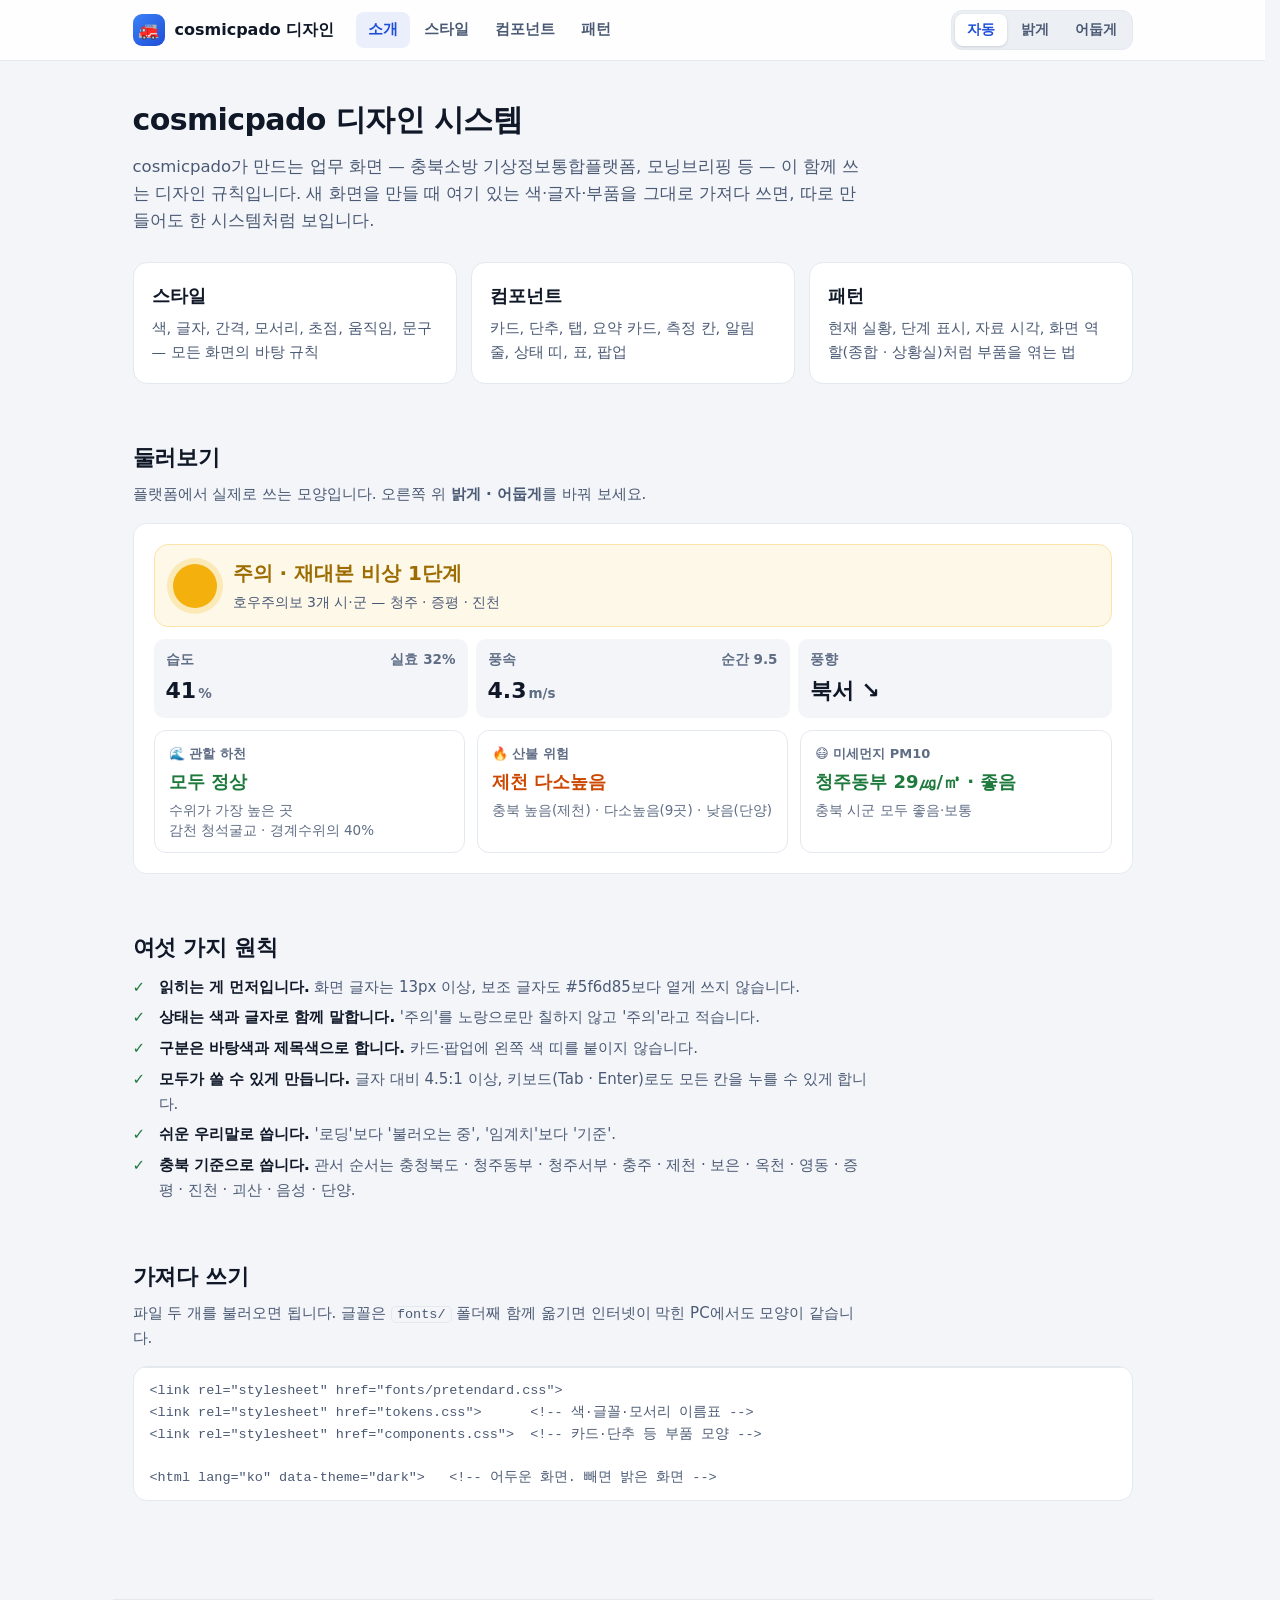
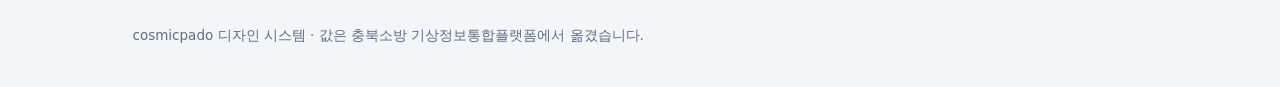
<file: index.html>
<!doctype html>
<html lang="ko">
<head>
<meta charset="utf-8">
<meta name="viewport" content="width=device-width, initial-scale=1">
<title>cosmicpado 디자인 시스템</title>
<link rel="icon" href="data:image/svg+xml,%3Csvg xmlns=%22http://www.w3.org/2000/svg%22 viewBox=%220 0 100 100%22%3E%3Ctext y=%22.9em%22 font-size=%2290%22%3E🚒%3C/text%3E%3C/svg%3E">
<link rel="stylesheet" href="fonts/pretendard.css">
<link rel="stylesheet" href="tokens.css">
<link rel="stylesheet" href="components.css">
<link rel="stylesheet" href="site.css">
<script src="site.js"></script>
</head>
<body>
<main>
  <h1>cosmicpado 디자인 시스템</h1>
  <p class="lead">cosmicpado가 만드는 업무 화면 — 충북소방 기상정보통합플랫폼, 모닝브리핑 등 — 이 함께 쓰는 디자인 규칙입니다.
    새 화면을 만들 때 여기 있는 색·글자·부품을 그대로 가져다 쓰면, 따로 만들어도 한 시스템처럼 보입니다.</p>

  <div class="grid3">
    <a href="styles.html"><div class="card"><h3>스타일</h3><p>색, 글자, 간격, 모서리, 초점, 움직임, 문구 — 모든 화면의 바탕 규칙</p></div></a>
    <a href="components.html"><div class="card"><h3>컴포넌트</h3><p>카드, 단추, 탭, 요약 카드, 측정 칸, 알림 줄, 상태 띠, 표, 팝업</p></div></a>
    <a href="patterns.html"><div class="card"><h3>패턴</h3><p>현재 실황, 단계 표시, 자료 시각, 화면 역할(종합 · 상황실)처럼 부품을 엮는 법</p></div></a>
  </div>

  <h2>둘러보기</h2>
  <p>플랫폼에서 실제로 쓰는 모양입니다. 오른쪽 위 <b>밝게 · 어둡게</b>를 바꿔 보세요.</p>
  <div class="demo"><div class="show col">
    <div class="band caution"><i class="st" aria-hidden="true"></i><div><b>주의 · 재대본 비상 1단계</b><br><span>호우주의보 3개 시·군 — 청주 · 증평 · 진천</span></div></div>
    <div style="display:grid;grid-template-columns:repeat(3,1fr);gap:8px">
      <div class="mc"><span>습도<i>실효 32%</i></span><b>41<small>%</small></b></div>
      <div class="mc"><span>풍속<i>순간 9.5</i></span><b>4.3<small>m/s</small></b></div>
      <div class="mc"><span>풍향</span><b>북서 ↘</b></div>
    </div>
    <div style="display:grid;grid-template-columns:repeat(3,1fr);gap:12px">
      <div class="ref" tabindex="0" role="button"><h4>🌊 관할 하천</h4><b style="color:var(--ok)">모두 정상</b><p>수위가 가장 높은 곳<br>감천 청석굴교 · 경계수위의 40%</p></div>
      <div class="ref" tabindex="0" role="button"><h4>🔥 산불 위험</h4><b style="color:var(--warn)">제천 다소높음</b><p>충북 높음(제천) · 다소높음(9곳) · 낮음(단양)</p></div>
      <div class="ref" tabindex="0" role="button"><h4>😷 미세먼지 PM10</h4><b style="color:var(--ok)">청주동부 29㎍/㎥ · 좋음</b><p>충북 시군 모두 좋음·보통</p></div>
    </div>
  </div></div>

  <h2>여섯 가지 원칙</h2>
  <ul class="rules">
    <li class="do"><b>읽히는 게 먼저입니다.</b> 화면 글자는 13px 이상, 보조 글자도 #5f6d85보다 옅게 쓰지 않습니다.</li>
    <li class="do"><b>상태는 색과 글자로 함께 말합니다.</b> '주의'를 노랑으로만 칠하지 않고 '주의'라고 적습니다.</li>
    <li class="do"><b>구분은 바탕색과 제목색으로 합니다.</b> 카드·팝업에 왼쪽 색 띠를 붙이지 않습니다.</li>
    <li class="do"><b>모두가 쓸 수 있게 만듭니다.</b> 글자 대비 4.5:1 이상, 키보드(Tab · Enter)로도 모든 칸을 누를 수 있게 합니다.</li>
    <li class="do"><b>쉬운 우리말로 씁니다.</b> '로딩'보다 '불러오는 중', '임계치'보다 '기준'.</li>
    <li class="do"><b>충북 기준으로 씁니다.</b> 관서 순서는 충청북도 · 청주동부 · 청주서부 · 충주 · 제천 · 보은 · 옥천 · 영동 · 증평 · 진천 · 괴산 · 음성 · 단양.</li>
  </ul>

  <h2>가져다 쓰기</h2>
  <p>파일 두 개를 불러오면 됩니다. 글꼴은 <code>fonts/</code> 폴더째 함께 옮기면 인터넷이 막힌 PC에서도 모양이 같습니다.</p>
  <div class="demo"><pre>&lt;link rel="stylesheet" href="fonts/pretendard.css"&gt;
&lt;link rel="stylesheet" href="tokens.css"&gt;      &lt;!-- 색·글꼴·모서리 이름표 --&gt;
&lt;link rel="stylesheet" href="components.css"&gt;  &lt;!-- 카드·단추 등 부품 모양 --&gt;

&lt;html lang="ko" data-theme="dark"&gt;   &lt;!-- 어두운 화면. 빼면 밝은 화면 --&gt;</pre></div>
</main>
<footer>cosmicpado 디자인 시스템 · 값은 충북소방 기상정보통합플랫폼에서 옮겼습니다.</footer>
</body>
</html>
</file>
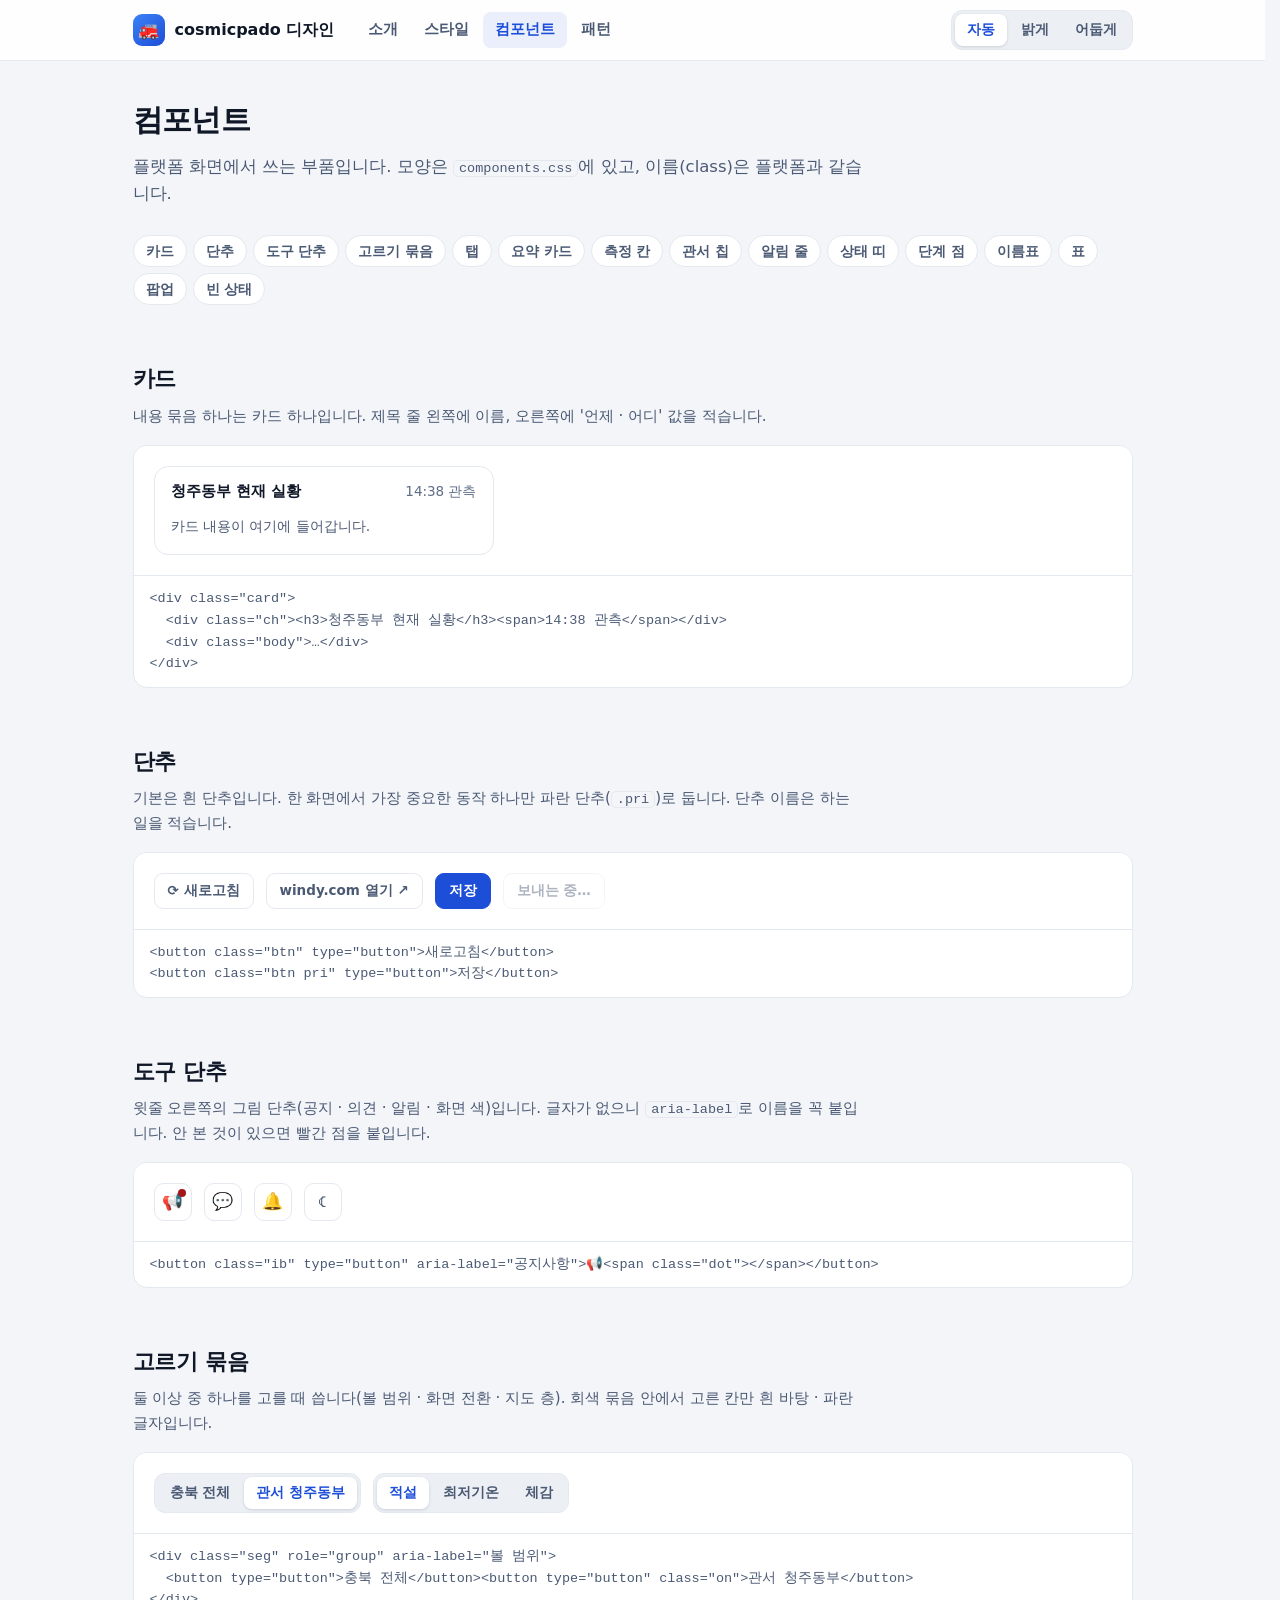
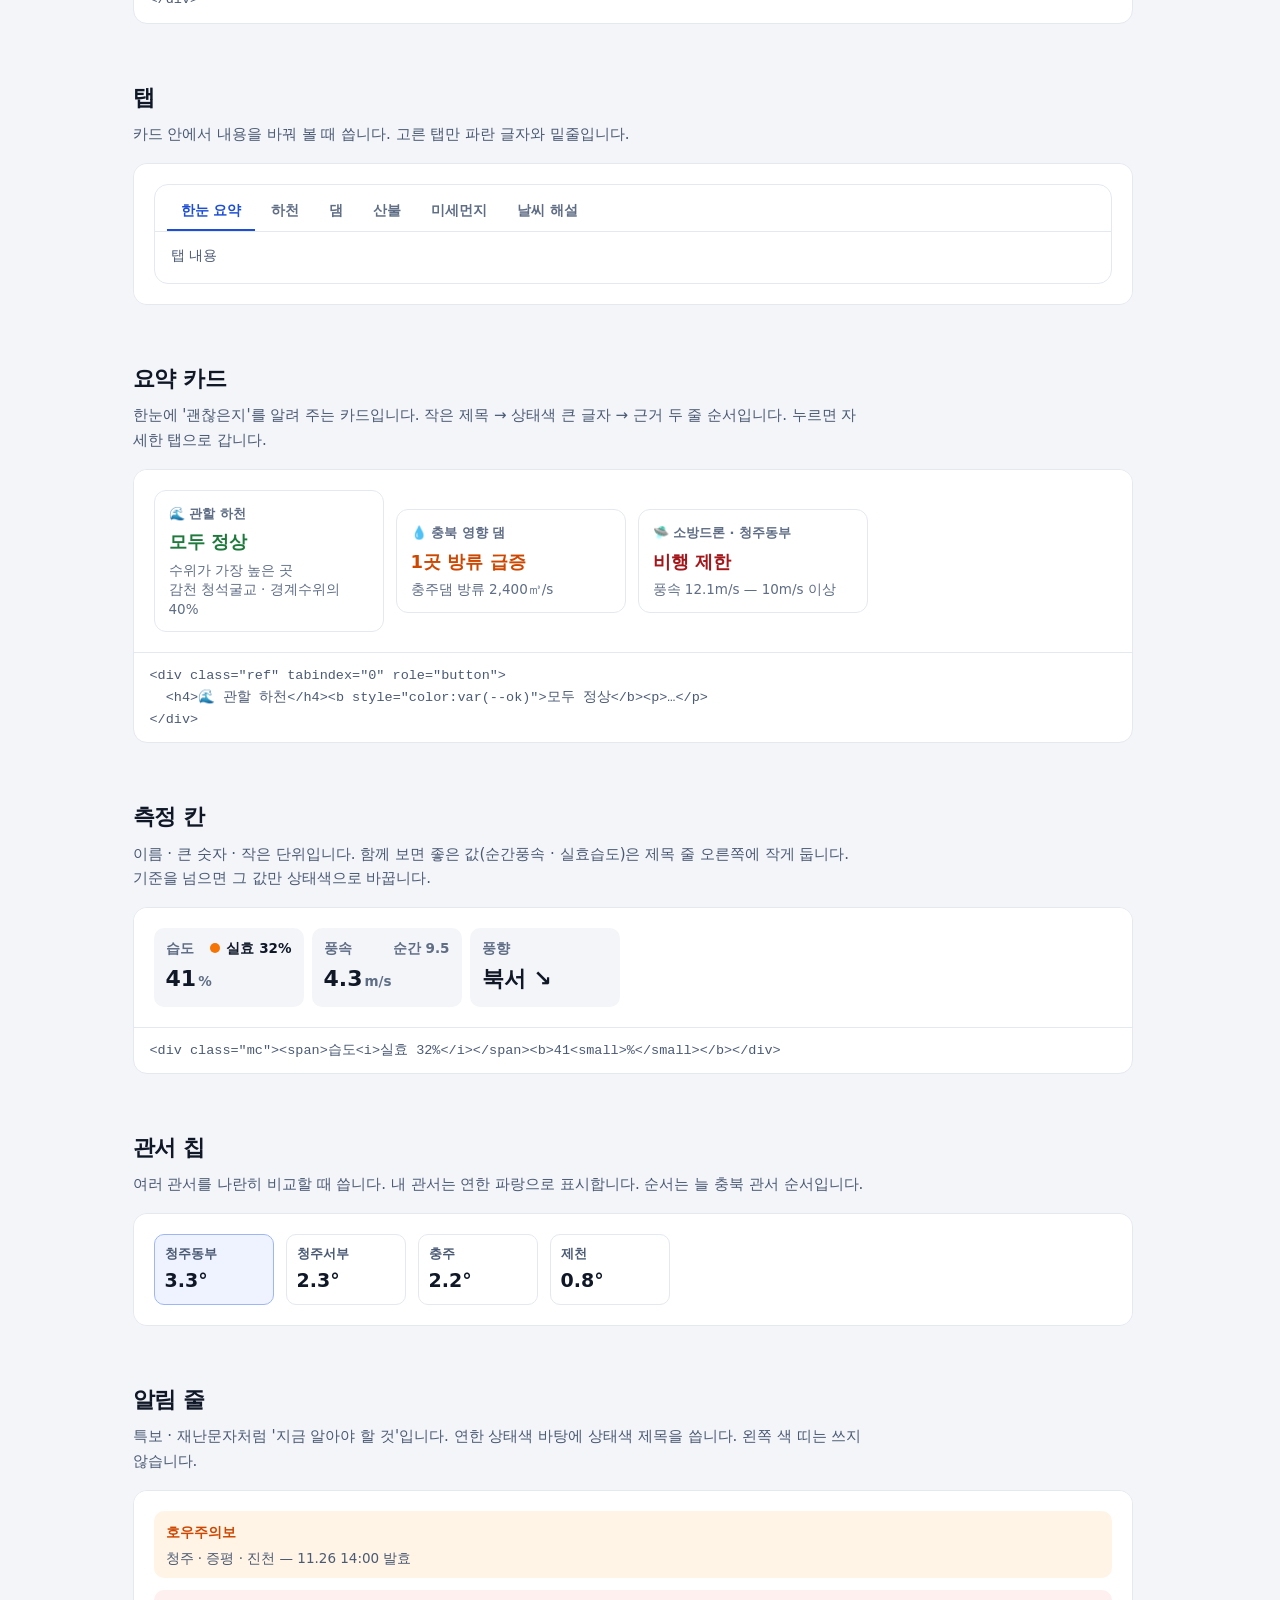
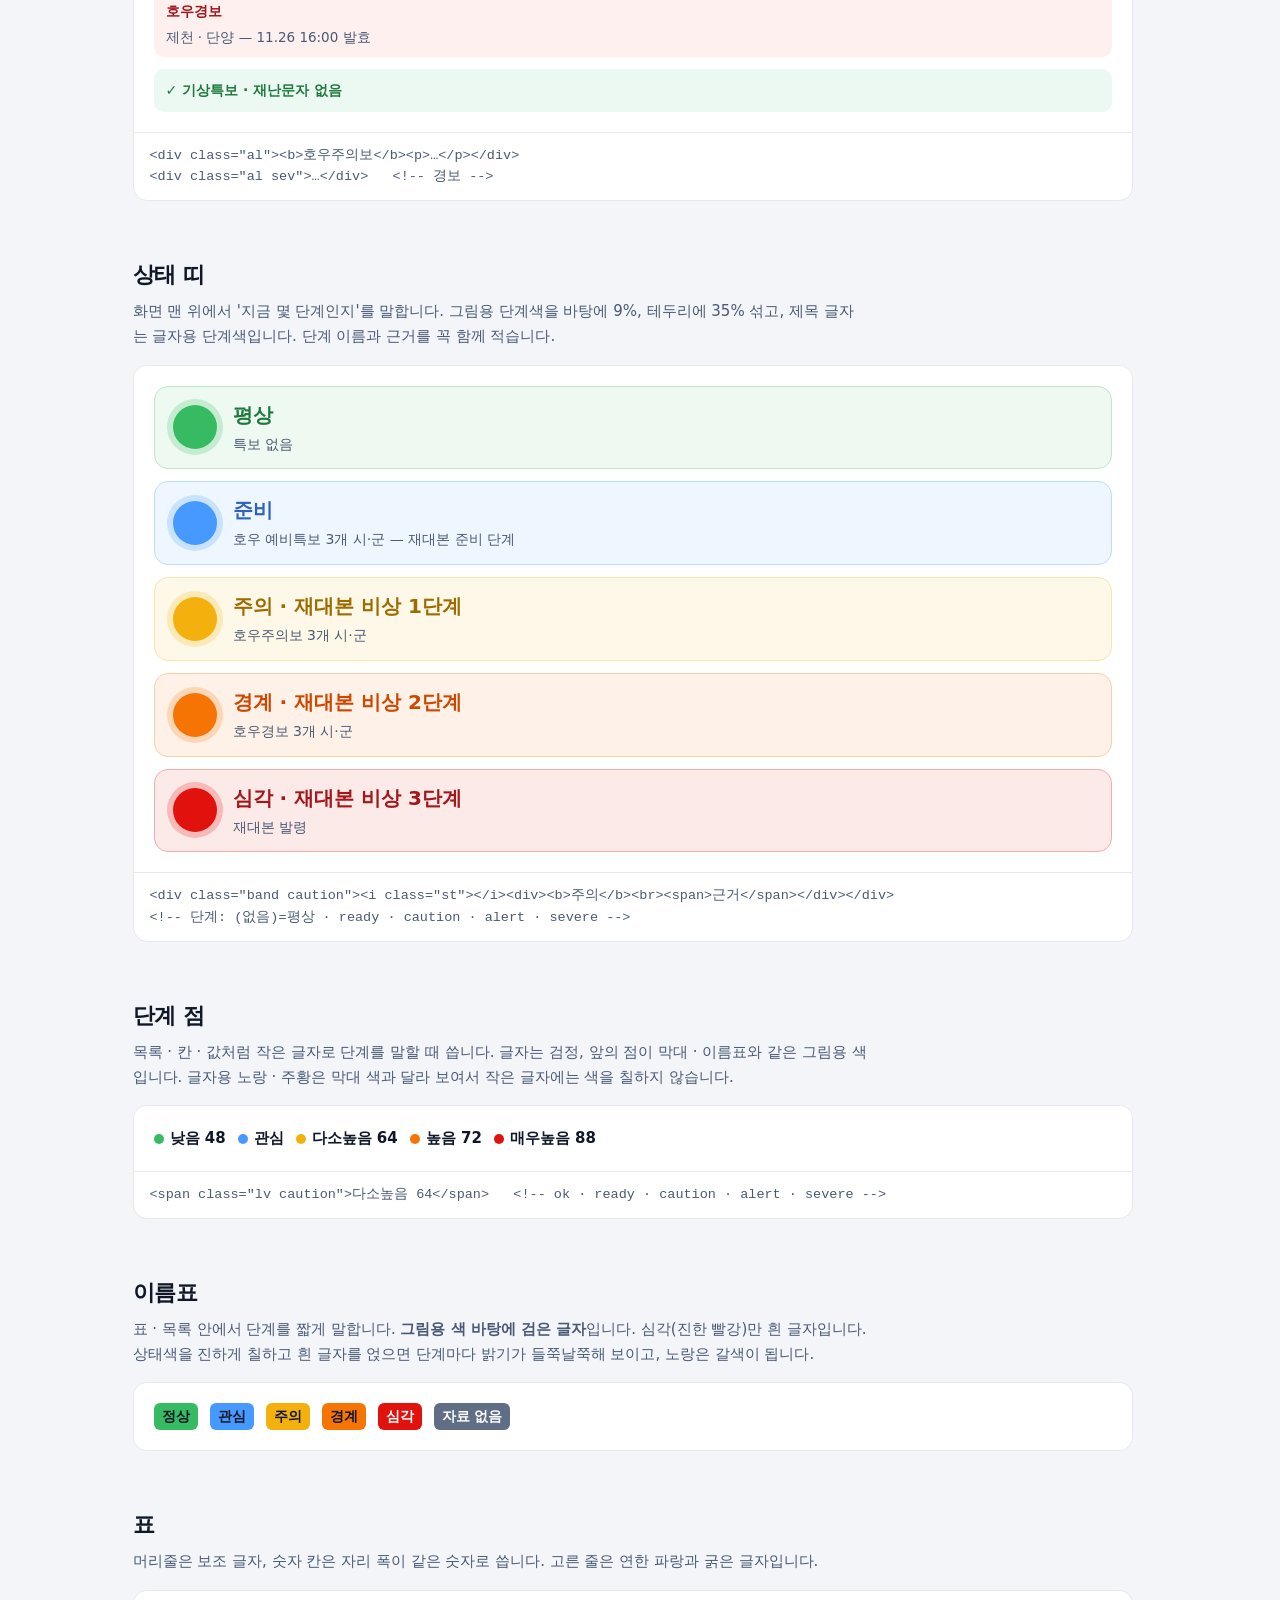
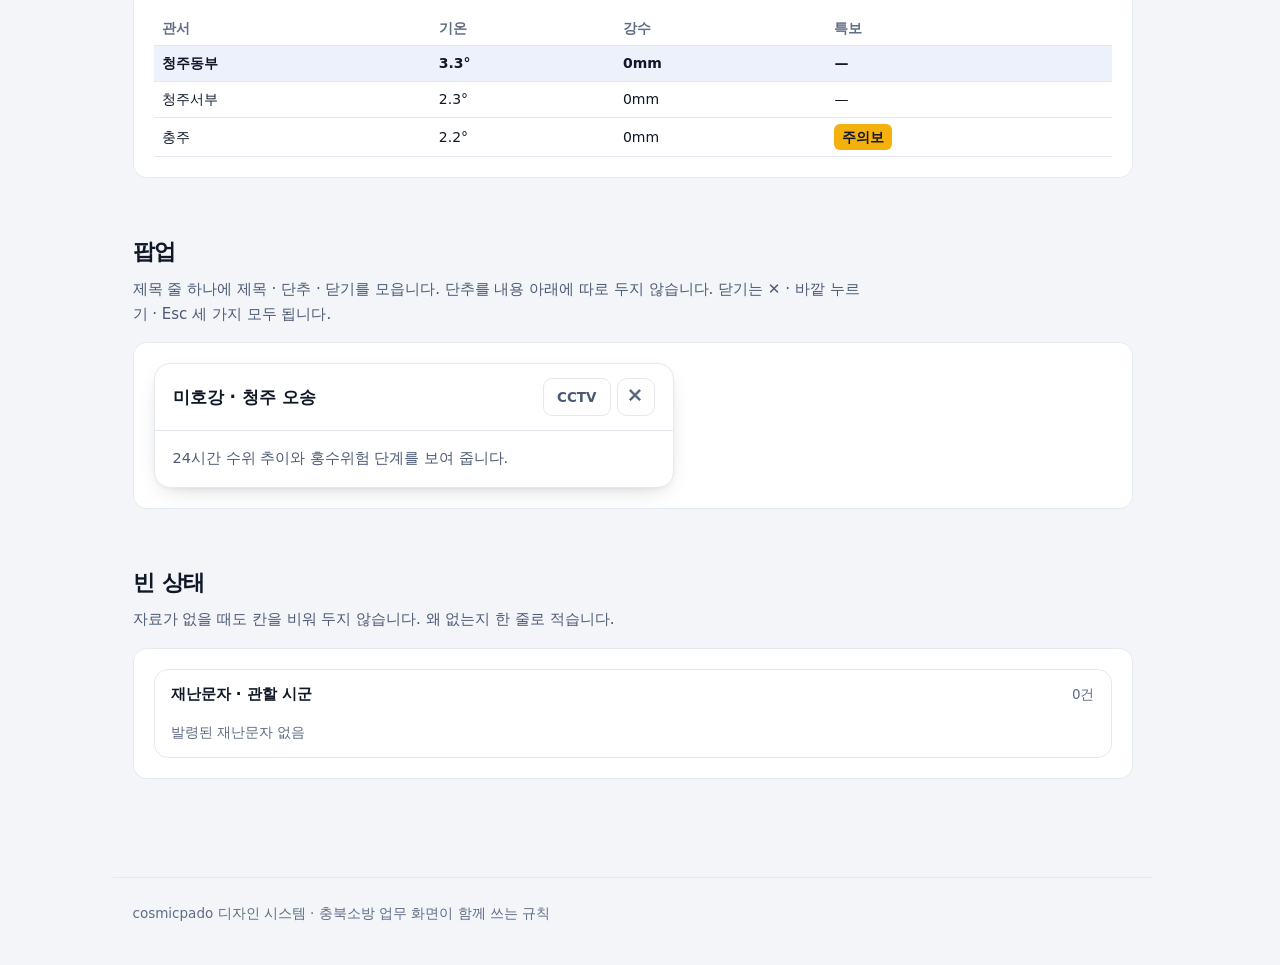
<file: components.html>
<!doctype html>
<html lang="ko">
<head>
<meta charset="utf-8">
<meta name="viewport" content="width=device-width, initial-scale=1">
<title>컴포넌트 · cosmicpado 디자인 시스템</title>
<link rel="icon" href="data:image/svg+xml,%3Csvg xmlns=%22http://www.w3.org/2000/svg%22 viewBox=%220 0 100 100%22%3E%3Ctext y=%22.9em%22 font-size=%2290%22%3E🚒%3C/text%3E%3C/svg%3E">
<link rel="stylesheet" href="fonts/pretendard.css">
<link rel="stylesheet" href="tokens.css">
<link rel="stylesheet" href="components.css">
<link rel="stylesheet" href="site.css">
<script src="site.js"></script>
</head>
<body>
<main>
  <h1>컴포넌트</h1>
  <p class="lead">플랫폼 화면에서 쓰는 부품입니다. 모양은 <code>components.css</code>에 있고, 이름(class)은 플랫폼과 같습니다.</p>
  <nav class="toc" aria-label="이 쪽 차례">
    <a href="#card">카드</a><a href="#btn">단추</a><a href="#ib">도구 단추</a><a href="#seg">고르기 묶음</a><a href="#tabs">탭</a>
    <a href="#ref">요약 카드</a><a href="#mc">측정 칸</a><a href="#chip">관서 칩</a><a href="#al">알림 줄</a><a href="#band">상태 띠</a>
    <a href="#lv">단계 점</a><a href="#tag">이름표</a><a href="#tbl">표</a><a href="#modal">팝업</a><a href="#empty">빈 상태</a>
  </nav>

  <h2 id="card">카드</h2>
  <p>내용 묶음 하나는 카드 하나입니다. 제목 줄 왼쪽에 이름, 오른쪽에 '언제 · 어디' 값을 적습니다.</p>
  <div class="demo"><div class="show">
    <div class="card" style="width:340px"><div class="ch"><h3>청주동부 현재 실황</h3><span>14:38 관측</span></div>
      <div class="body" style="font-size:14px;color:var(--ink2)">카드 내용이 여기에 들어갑니다.</div></div>
  </div><pre>&lt;div class="card"&gt;
  &lt;div class="ch"&gt;&lt;h3&gt;청주동부 현재 실황&lt;/h3&gt;&lt;span&gt;14:38 관측&lt;/span&gt;&lt;/div&gt;
  &lt;div class="body"&gt;…&lt;/div&gt;
&lt;/div&gt;</pre></div>

  <h2 id="btn">단추</h2>
  <p>기본은 흰 단추입니다. 한 화면에서 가장 중요한 동작 하나만 파란 단추(<code>.pri</code>)로 둡니다. 단추 이름은 하는 일을 적습니다.</p>
  <div class="demo"><div class="show">
    <button class="btn" type="button">⟳ 새로고침</button>
    <button class="btn" type="button">windy.com 열기 ↗</button>
    <button class="btn pri" type="button">저장</button>
    <button class="btn" type="button" disabled>보내는 중…</button>
  </div><pre>&lt;button class="btn" type="button"&gt;새로고침&lt;/button&gt;
&lt;button class="btn pri" type="button"&gt;저장&lt;/button&gt;</pre></div>

  <h2 id="ib">도구 단추</h2>
  <p>윗줄 오른쪽의 그림 단추(공지 · 의견 · 알림 · 화면 색)입니다. 글자가 없으니 <code>aria-label</code>로 이름을 꼭 붙입니다. 안 본 것이 있으면 빨간 점을 붙입니다.</p>
  <div class="demo"><div class="show">
    <button class="ib" type="button" aria-label="공지사항">📢<span class="dot"></span></button>
    <button class="ib" type="button" aria-label="의견 보내기">💬</button>
    <button class="ib" type="button" aria-label="알림 설정">🔔</button>
    <button class="ib" type="button" aria-label="화면 색">☾</button>
  </div><pre>&lt;button class="ib" type="button" aria-label="공지사항"&gt;📢&lt;span class="dot"&gt;&lt;/span&gt;&lt;/button&gt;</pre></div>

  <h2 id="seg">고르기 묶음</h2>
  <p>둘 이상 중 하나를 고를 때 씁니다(볼 범위 · 화면 전환 · 지도 층). 회색 묶음 안에서 고른 칸만 흰 바탕 · 파란 글자입니다.</p>
  <div class="demo"><div class="show">
    <div class="seg" data-pick role="group" aria-label="볼 범위"><button type="button">충북 전체</button><button type="button" class="on">관서 청주동부</button></div>
    <div class="seg" data-pick role="group" aria-label="보기"><button type="button" class="on">적설</button><button type="button">최저기온</button><button type="button">체감</button></div>
  </div><pre>&lt;div class="seg" role="group" aria-label="볼 범위"&gt;
  &lt;button type="button"&gt;충북 전체&lt;/button&gt;&lt;button type="button" class="on"&gt;관서 청주동부&lt;/button&gt;
&lt;/div&gt;</pre></div>

  <h2 id="tabs">탭</h2>
  <p>카드 안에서 내용을 바꿔 볼 때 씁니다. 고른 탭만 파란 글자와 밑줄입니다.</p>
  <div class="demo"><div class="show col">
    <div class="card"><div class="tabs" data-pick><button type="button" class="on">한눈 요약</button><button type="button">하천</button><button type="button">댐</button><button type="button">산불</button><button type="button">미세먼지</button><button type="button">날씨 해설</button></div>
      <div class="body" style="font-size:14px;color:var(--ink2)">탭 내용</div></div>
  </div></div>

  <h2 id="ref">요약 카드</h2>
  <p>한눈에 '괜찮은지'를 알려 주는 카드입니다. 작은 제목 → 상태색 큰 글자 → 근거 두 줄 순서입니다. 누르면 자세한 탭으로 갑니다.</p>
  <div class="demo"><div class="show">
    <div class="ref" tabindex="0" role="button" style="width:230px"><h4>🌊 관할 하천</h4><b style="color:var(--ok)">모두 정상</b><p>수위가 가장 높은 곳<br>감천 청석굴교 · 경계수위의 40%</p></div>
    <div class="ref" tabindex="0" role="button" style="width:230px"><h4>💧 충북 영향 댐</h4><b style="color:var(--warn)">1곳 방류 급증</b><p>충주댐 방류 2,400㎥/s</p></div>
    <div class="ref" tabindex="0" role="button" style="width:230px"><h4>🛸 소방드론 · 청주동부</h4><b style="color:var(--sev)">비행 제한</b><p>풍속 12.1m/s — 10m/s 이상</p></div>
  </div><pre>&lt;div class="ref" tabindex="0" role="button"&gt;
  &lt;h4&gt;🌊 관할 하천&lt;/h4&gt;&lt;b style="color:var(--ok)"&gt;모두 정상&lt;/b&gt;&lt;p&gt;…&lt;/p&gt;
&lt;/div&gt;</pre></div>

  <h2 id="mc">측정 칸</h2>
  <p>이름 · 큰 숫자 · 작은 단위입니다. 함께 보면 좋은 값(순간풍속 · 실효습도)은 제목 줄 오른쪽에 작게 둡니다. 기준을 넘으면 그 값만 상태색으로 바꿉니다.</p>
  <div class="demo"><div class="show">
    <div style="display:grid;grid-template-columns:repeat(3,150px);gap:8px">
      <div class="mc"><span>습도<i class="lv alert">실효 32%</i></span><b>41<small>%</small></b></div>
      <div class="mc"><span>풍속<i>순간 9.5</i></span><b>4.3<small>m/s</small></b></div>
      <div class="mc"><span>풍향</span><b>북서 ↘</b></div>
    </div>
  </div><pre>&lt;div class="mc"&gt;&lt;span&gt;습도&lt;i&gt;실효 32%&lt;/i&gt;&lt;/span&gt;&lt;b&gt;41&lt;small&gt;%&lt;/small&gt;&lt;/b&gt;&lt;/div&gt;</pre></div>

  <h2 id="chip">관서 칩</h2>
  <p>여러 관서를 나란히 비교할 때 씁니다. 내 관서는 연한 파랑으로 표시합니다. 순서는 늘 충북 관서 순서입니다.</p>
  <div class="demo"><div class="show">
    <div class="chip me" style="width:120px"><div class="n">청주동부</div><div class="v"><b>3.3°</b></div></div>
    <div class="chip" style="width:120px"><div class="n">청주서부</div><div class="v"><b>2.3°</b></div></div>
    <div class="chip" style="width:120px"><div class="n">충주</div><div class="v"><b>2.2°</b></div></div>
    <div class="chip" style="width:120px"><div class="n">제천</div><div class="v"><b>0.8°</b></div></div>
  </div></div>

  <h2 id="al">알림 줄</h2>
  <p>특보 · 재난문자처럼 '지금 알아야 할 것'입니다. 연한 상태색 바탕에 상태색 제목을 씁니다. 왼쪽 색 띠는 쓰지 않습니다.</p>
  <div class="demo"><div class="show col">
    <div class="al"><b>호우주의보</b><p>청주 · 증평 · 진천 — 11.26 14:00 발효</p></div>
    <div class="al sev"><b>호우경보</b><p>제천 · 단양 — 11.26 16:00 발효</p></div>
    <div class="al ok"><b>✓ 기상특보 · 재난문자 없음</b></div>
  </div><pre>&lt;div class="al"&gt;&lt;b&gt;호우주의보&lt;/b&gt;&lt;p&gt;…&lt;/p&gt;&lt;/div&gt;
&lt;div class="al sev"&gt;…&lt;/div&gt;   &lt;!-- 경보 --&gt;</pre></div>

  <h2 id="band">상태 띠</h2>
  <p>화면 맨 위에서 '지금 몇 단계인지'를 말합니다. 그림용 단계색을 바탕에 9%, 테두리에 35% 섞고, 제목 글자는 글자용 단계색입니다. 단계 이름과 근거를 꼭 함께 적습니다.</p>
  <div class="demo"><div class="show col">
    <div class="band"><i class="st" aria-hidden="true"></i><div><b>평상</b><br><span>특보 없음</span></div></div>
    <div class="band ready"><i class="st" aria-hidden="true"></i><div><b>준비</b><br><span>호우 예비특보 3개 시·군 — 재대본 준비 단계</span></div></div>
    <div class="band caution"><i class="st" aria-hidden="true"></i><div><b>주의 · 재대본 비상 1단계</b><br><span>호우주의보 3개 시·군</span></div></div>
    <div class="band alert"><i class="st" aria-hidden="true"></i><div><b>경계 · 재대본 비상 2단계</b><br><span>호우경보 3개 시·군</span></div></div>
    <div class="band severe"><i class="st" aria-hidden="true"></i><div><b>심각 · 재대본 비상 3단계</b><br><span>재대본 발령</span></div></div>
  </div><pre>&lt;div class="band caution"&gt;&lt;i class="st"&gt;&lt;/i&gt;&lt;div&gt;&lt;b&gt;주의&lt;/b&gt;&lt;br&gt;&lt;span&gt;근거&lt;/span&gt;&lt;/div&gt;&lt;/div&gt;
&lt;!-- 단계: (없음)=평상 · ready · caution · alert · severe --&gt;</pre></div>

  <h2 id="lv">단계 점</h2>
  <p>목록 · 칸 · 값처럼 작은 글자로 단계를 말할 때 씁니다. 글자는 검정, 앞의 점이 막대 · 이름표와 같은 그림용 색입니다. 글자용 노랑 · 주황은 막대 색과 달라 보여서 작은 글자에는 색을 칠하지 않습니다.</p>
  <div class="demo"><div class="show">
    <span class="lv ok">낮음 48</span><span class="lv ready">관심</span><span class="lv caution">다소높음 64</span><span class="lv alert">높음 72</span><span class="lv severe">매우높음 88</span>
  </div><pre>&lt;span class="lv caution"&gt;다소높음 64&lt;/span&gt;   &lt;!-- ok · ready · caution · alert · severe --&gt;</pre></div>

  <h2 id="tag">이름표</h2>
  <p>표 · 목록 안에서 단계를 짧게 말합니다. <b>그림용 색 바탕에 검은 글자</b>입니다. 심각(진한 빨강)만 흰 글자입니다. 상태색을 진하게 칠하고 흰 글자를 얹으면 단계마다 밝기가 들쭉날쭉해 보이고, 노랑은 갈색이 됩니다.</p>
  <div class="demo"><div class="show">
    <span class="tag ok">정상</span><span class="tag ready">관심</span><span class="tag caution">주의</span><span class="tag alert">경계</span><span class="tag severe">심각</span><span class="tag">자료 없음</span>
  </div></div>

  <h2 id="tbl">표</h2>
  <p>머리줄은 보조 글자, 숫자 칸은 자리 폭이 같은 숫자로 씁니다. 고른 줄은 연한 파랑과 굵은 글자입니다.</p>
  <div class="demo"><div class="show col">
    <table class="tbl"><tr><th>관서</th><th>기온</th><th>강수</th><th>특보</th></tr>
      <tr class="on"><td>청주동부</td><td class="num">3.3°</td><td class="num">0mm</td><td>—</td></tr>
      <tr><td>청주서부</td><td class="num">2.3°</td><td class="num">0mm</td><td>—</td></tr>
      <tr><td>충주</td><td class="num">2.2°</td><td class="num">0mm</td><td><span class="tag caution">주의보</span></td></tr>
    </table>
  </div></div>

  <h2 id="modal">팝업</h2>
  <p>제목 줄 하나에 제목 · 단추 · 닫기를 모읍니다. 단추를 내용 아래에 따로 두지 않습니다. 닫기는 ✕ · 바깥 누르기 · Esc 세 가지 모두 됩니다.</p>
  <div class="demo"><div class="show">
    <div class="modal" style="width:min(520px,100%)"><div class="mh"><h3>미호강 · 청주 오송</h3><div class="btns"><button class="btn" type="button">CCTV</button><button class="ib" type="button" aria-label="닫기">✕</button></div></div>
      <div class="body">24시간 수위 추이와 홍수위험 단계를 보여 줍니다.</div></div>
  </div></div>

  <h2 id="empty">빈 상태</h2>
  <p>자료가 없을 때도 칸을 비워 두지 않습니다. 왜 없는지 한 줄로 적습니다.</p>
  <div class="demo"><div class="show col">
    <div class="card"><div class="ch"><h3>재난문자 · 관할 시군</h3><span>0건</span></div><div class="empty">발령된 재난문자 없음</div></div>
  </div></div>
</main>
<footer>cosmicpado 디자인 시스템 · 충북소방 업무 화면이 함께 쓰는 규칙</footer>
</body>
</html>
</file>
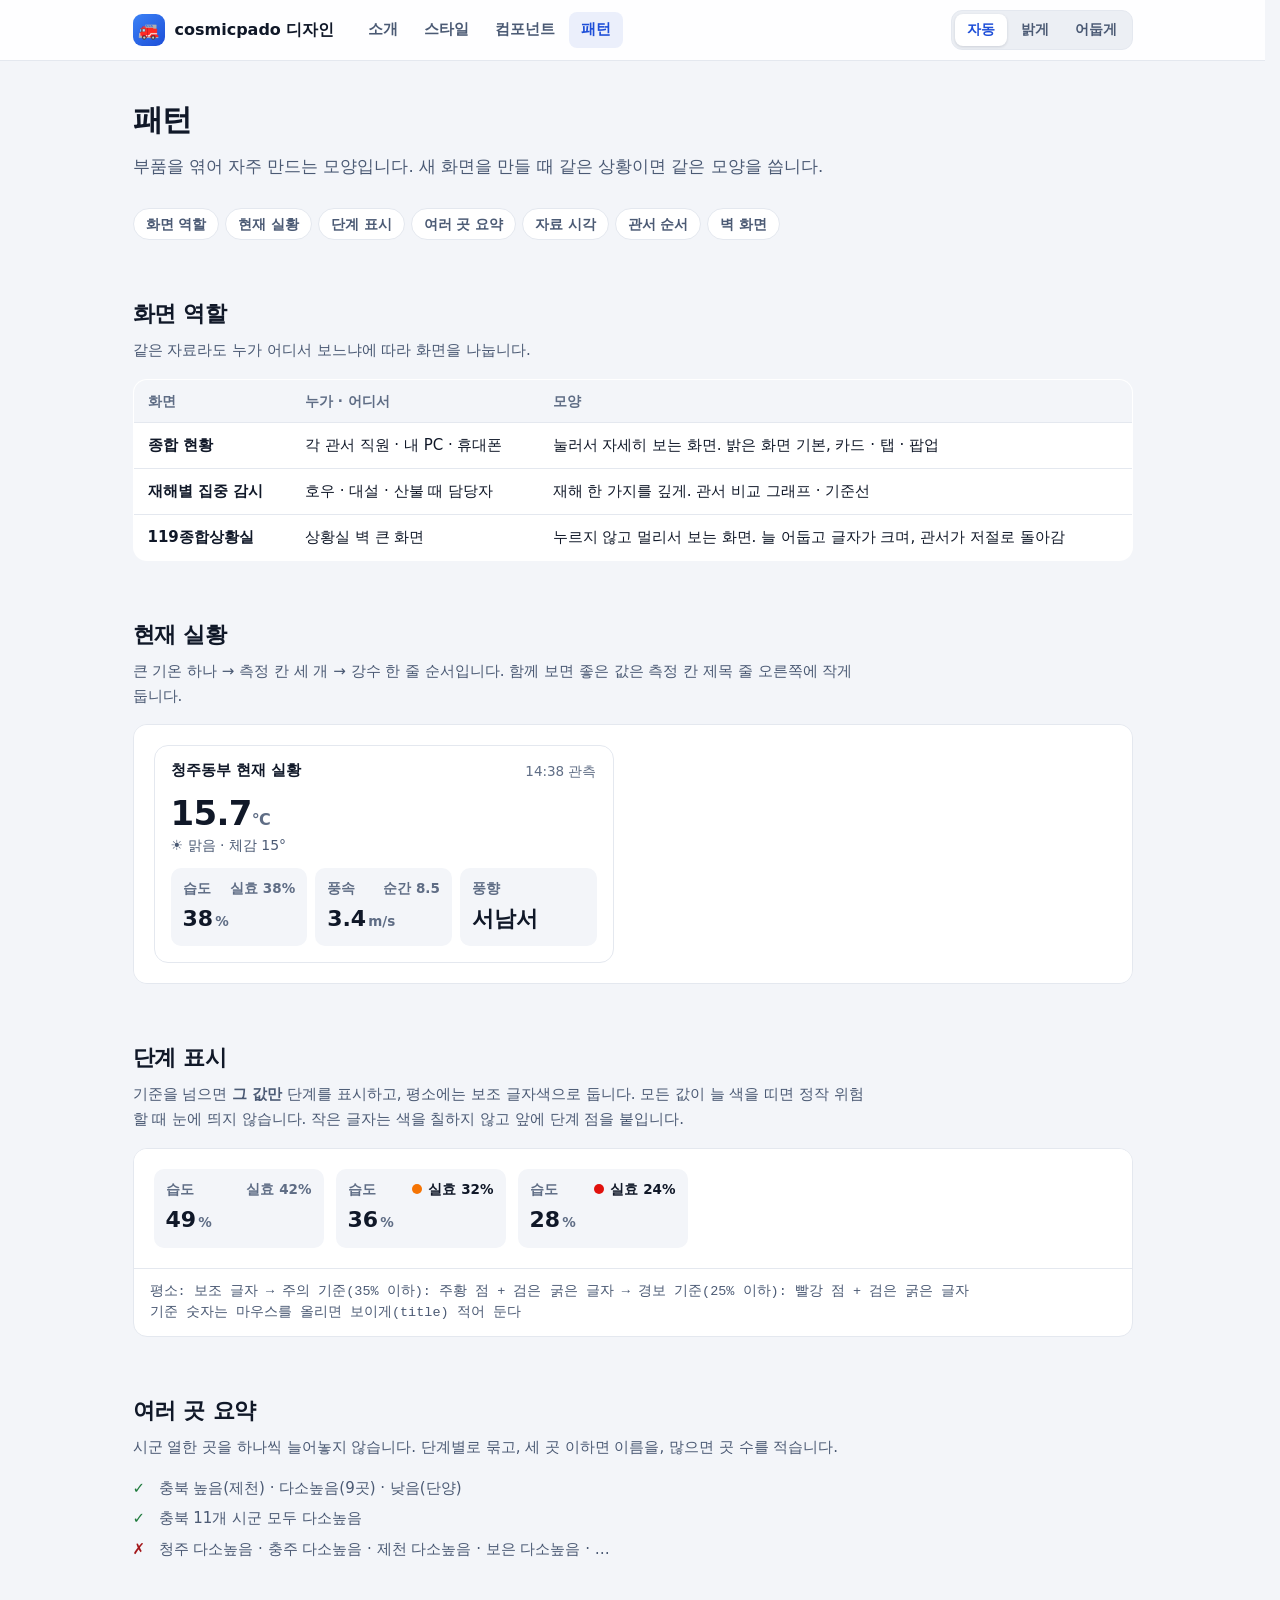
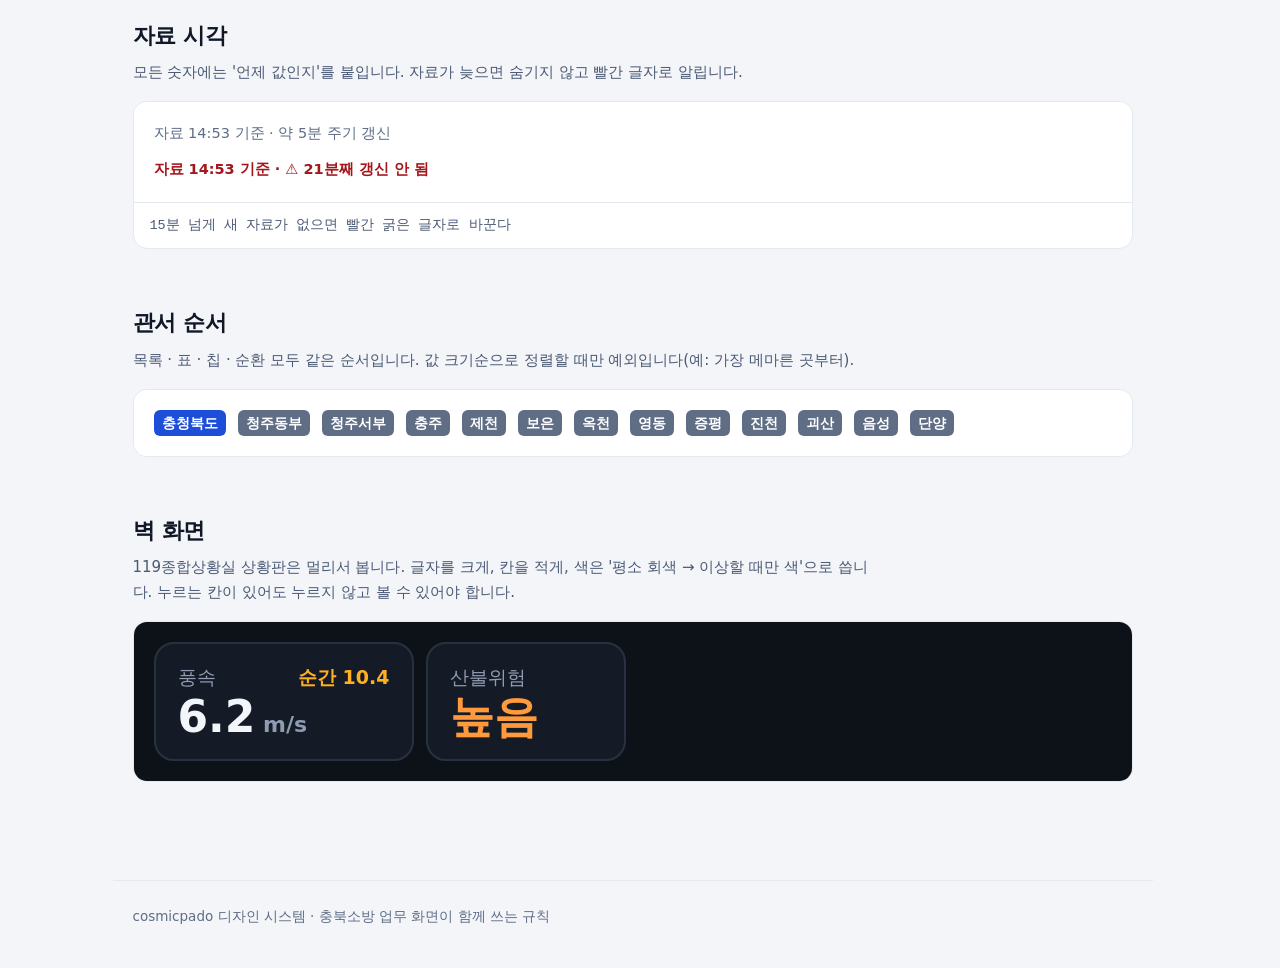
<file: patterns.html>
<!doctype html>
<html lang="ko">
<head>
<meta charset="utf-8">
<meta name="viewport" content="width=device-width, initial-scale=1">
<title>패턴 · cosmicpado 디자인 시스템</title>
<link rel="icon" href="data:image/svg+xml,%3Csvg xmlns=%22http://www.w3.org/2000/svg%22 viewBox=%220 0 100 100%22%3E%3Ctext y=%22.9em%22 font-size=%2290%22%3E🚒%3C/text%3E%3C/svg%3E">
<link rel="stylesheet" href="fonts/pretendard.css">
<link rel="stylesheet" href="tokens.css">
<link rel="stylesheet" href="components.css">
<link rel="stylesheet" href="site.css">
<script src="site.js"></script>
</head>
<body>
<main>
  <h1>패턴</h1>
  <p class="lead">부품을 엮어 자주 만드는 모양입니다. 새 화면을 만들 때 같은 상황이면 같은 모양을 씁니다.</p>
  <nav class="toc" aria-label="이 쪽 차례">
    <a href="#roles">화면 역할</a><a href="#now">현재 실황</a><a href="#level">단계 표시</a><a href="#group">여러 곳 요약</a>
    <a href="#time">자료 시각</a><a href="#order">관서 순서</a><a href="#wall">벽 화면</a>
  </nav>

  <h2 id="roles">화면 역할</h2>
  <p>같은 자료라도 누가 어디서 보느냐에 따라 화면을 나눕니다.</p>
  <table class="scale">
    <tr><th>화면</th><th>누가 · 어디서</th><th>모양</th></tr>
    <tr><td><b>종합 현황</b></td><td>각 관서 직원 · 내 PC · 휴대폰</td><td>눌러서 자세히 보는 화면. 밝은 화면 기본, 카드 · 탭 · 팝업</td></tr>
    <tr><td><b>재해별 집중 감시</b></td><td>호우 · 대설 · 산불 때 담당자</td><td>재해 한 가지를 깊게. 관서 비교 그래프 · 기준선</td></tr>
    <tr><td><b>119종합상황실</b></td><td>상황실 벽 큰 화면</td><td>누르지 않고 멀리서 보는 화면. 늘 어둡고 글자가 크며, 관서가 저절로 돌아감</td></tr>
  </table>

  <h2 id="now">현재 실황</h2>
  <p>큰 기온 하나 → 측정 칸 세 개 → 강수 한 줄 순서입니다. 함께 보면 좋은 값은 측정 칸 제목 줄 오른쪽에 작게 둡니다.</p>
  <div class="demo"><div class="show">
    <div class="card" style="width:min(460px,100%)"><div class="ch"><h3>청주동부 현재 실황</h3><span>14:38 관측</span></div>
      <div class="body">
        <div style="font-size:34px;font-weight:800;letter-spacing:-.02em;line-height:1.1">15.7<small style="font-size:16px;color:var(--ink3);font-weight:700">°C</small></div>
        <div style="font-size:14px;color:var(--ink2);margin:2px 0 10px">☀ 맑음 · 체감 15°</div>
        <div style="display:grid;grid-template-columns:repeat(3,1fr);gap:8px">
          <div class="mc"><span>습도<i>실효 38%</i></span><b>38<small>%</small></b></div>
          <div class="mc"><span>풍속<i>순간 8.5</i></span><b>3.4<small>m/s</small></b></div>
          <div class="mc"><span>풍향</span><b>서남서</b></div>
        </div>
      </div></div>
  </div></div>

  <h2 id="level">단계 표시</h2>
  <p>기준을 넘으면 <b>그 값만</b> 단계를 표시하고, 평소에는 보조 글자색으로 둡니다. 모든 값이 늘 색을 띠면 정작 위험할 때 눈에 띄지 않습니다. 작은 글자는 색을 칠하지 않고 앞에 단계 점을 붙입니다.</p>
  <div class="demo"><div class="show">
    <div class="mc" style="width:170px"><span>습도<i>실효 42%</i></span><b>49<small>%</small></b></div>
    <div class="mc" style="width:170px"><span>습도<i class="lv alert">실효 32%</i></span><b>36<small>%</small></b></div>
    <div class="mc" style="width:170px"><span>습도<i class="lv severe">실효 24%</i></span><b>28<small>%</small></b></div>
  </div><pre>평소: 보조 글자 → 주의 기준(35% 이하): 주황 점 + 검은 굵은 글자 → 경보 기준(25% 이하): 빨강 점 + 검은 굵은 글자
기준 숫자는 마우스를 올리면 보이게(title) 적어 둔다</pre></div>

  <h2 id="group">여러 곳 요약</h2>
  <p>시군 열한 곳을 하나씩 늘어놓지 않습니다. 단계별로 묶고, 세 곳 이하면 이름을, 많으면 곳 수를 적습니다.</p>
  <ul class="rules">
    <li class="do">충북 높음(제천) · 다소높음(9곳) · 낮음(단양)</li>
    <li class="do">충북 11개 시군 모두 다소높음</li>
    <li class="dont">청주 다소높음 · 충주 다소높음 · 제천 다소높음 · 보은 다소높음 · …</li>
  </ul>

  <h2 id="time">자료 시각</h2>
  <p>모든 숫자에는 '언제 값인지'를 붙입니다. 자료가 늦으면 숨기지 않고 빨간 글자로 알립니다.</p>
  <div class="demo"><div class="show col">
    <div style="font-size:14.5px;color:var(--ink3)">자료 14:53 기준 · 약 5분 주기 갱신</div>
    <div style="font-size:14.5px;color:var(--sev);font-weight:800">자료 14:53 기준 · ⚠ 21분째 갱신 안 됨</div>
  </div><pre>15분 넘게 새 자료가 없으면 빨간 굵은 글자로 바꾼다</pre></div>

  <h2 id="order">관서 순서</h2>
  <p>목록 · 표 · 칩 · 순환 모두 같은 순서입니다. 값 크기순으로 정렬할 때만 예외입니다(예: 가장 메마른 곳부터).</p>
  <div class="demo"><div class="show">
    <span class="tag" style="background:var(--brand)">충청북도</span>
    <span class="tag">청주동부</span><span class="tag">청주서부</span><span class="tag">충주</span><span class="tag">제천</span><span class="tag">보은</span><span class="tag">옥천</span>
    <span class="tag">영동</span><span class="tag">증평</span><span class="tag">진천</span><span class="tag">괴산</span><span class="tag">음성</span><span class="tag">단양</span>
  </div></div>

  <h2 id="wall">벽 화면</h2>
  <p>119종합상황실 상황판은 멀리서 봅니다. 글자를 크게, 칸을 적게, 색은 '평소 회색 → 이상할 때만 색'으로 씁니다. 누르는 칸이 있어도 누르지 않고 볼 수 있어야 합니다.</p>
  <div class="demo"><div class="show wall" style="background:var(--bg)">
    <div style="background:var(--card);border:2px solid var(--line);border-radius:20px;padding:18px 22px;min-width:260px;color:var(--ink)">
      <div style="font-size:19px;color:var(--ink3)">풍속 <span style="float:right;color:var(--c-amber);font-weight:700">순간 10.4</span></div>
      <div style="font-size:44px;font-weight:700;line-height:1.1">6.2<span style="font-size:22px;color:var(--ink3)"> m/s</span></div>
    </div>
    <div style="background:var(--card);border:2px solid var(--line);border-radius:20px;padding:18px 22px;min-width:200px;color:var(--ink)">
      <div style="font-size:19px;color:var(--ink3)">산불위험</div>
      <div style="font-size:44px;font-weight:700;line-height:1.1;color:var(--c-orange)">높음</div>
    </div>
  </div></div>
</main>
<footer>cosmicpado 디자인 시스템 · 충북소방 업무 화면이 함께 쓰는 규칙</footer>
</body>
</html>
</file>
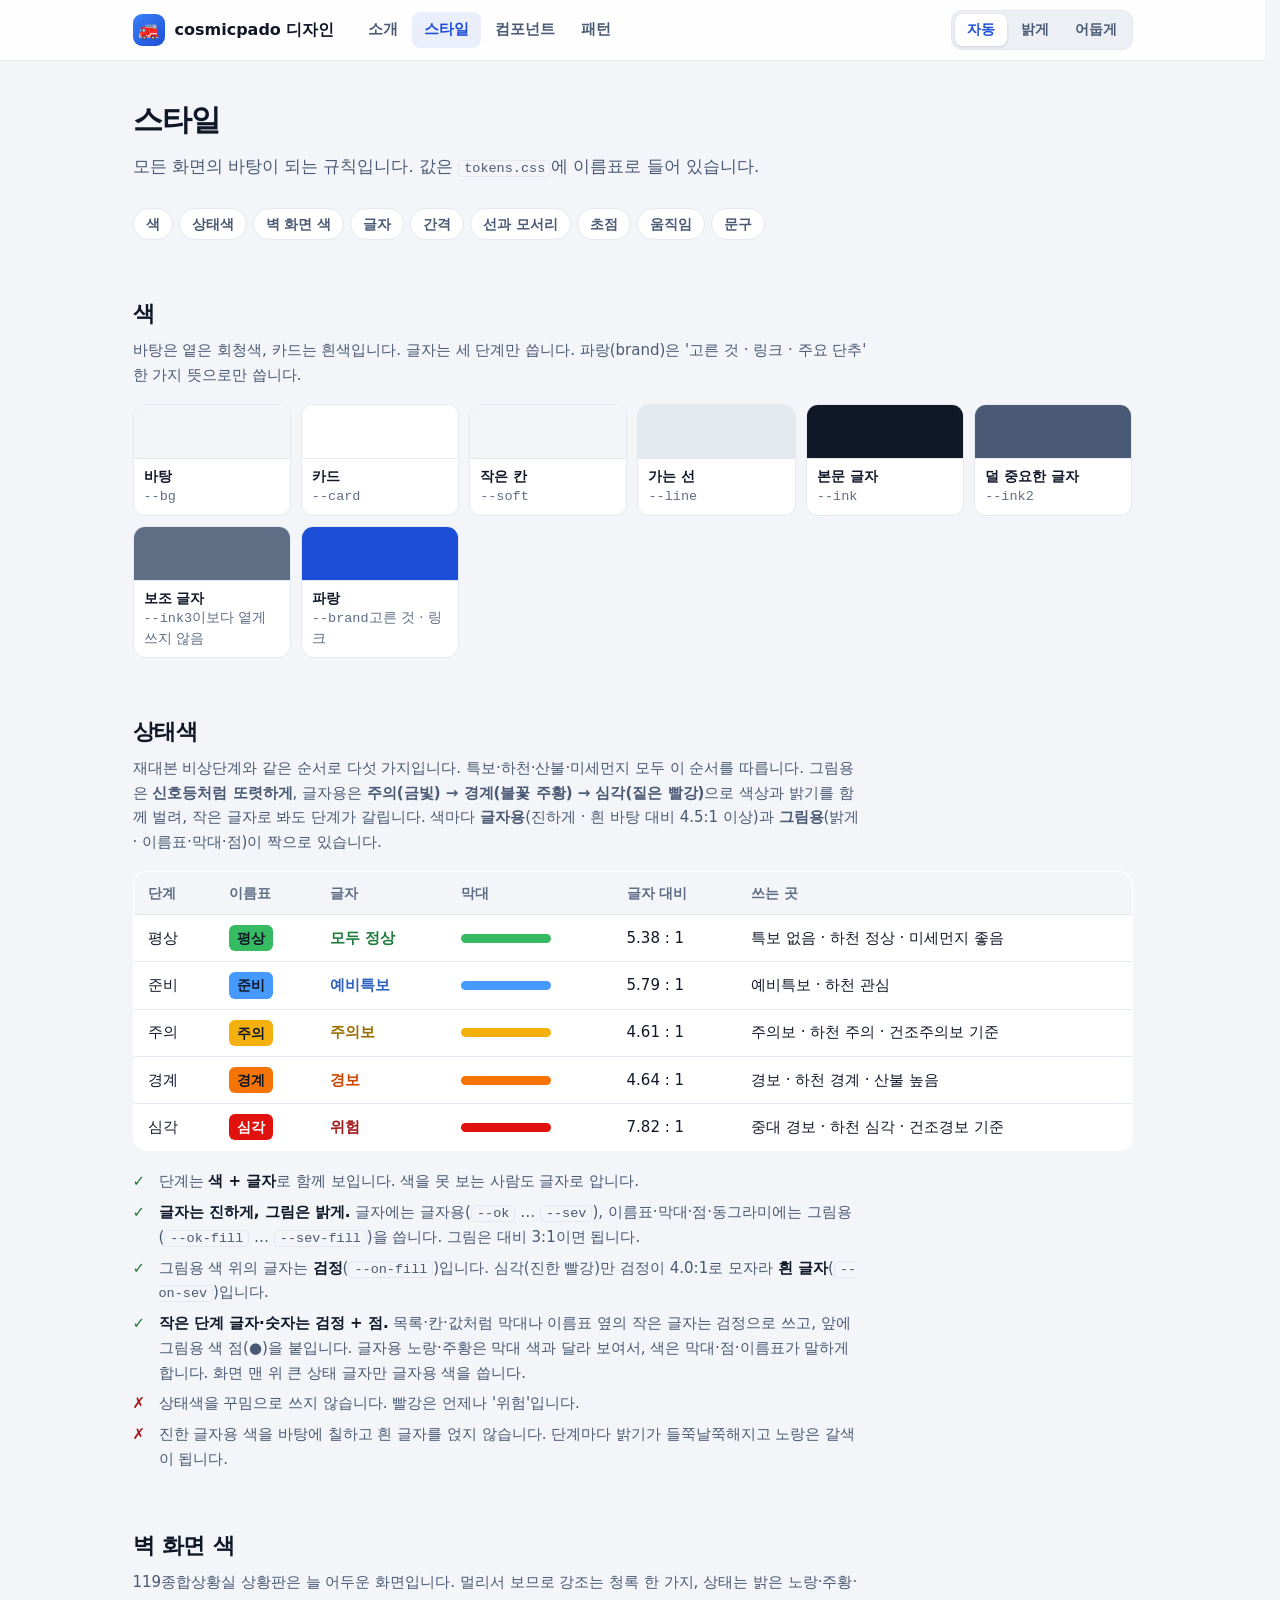
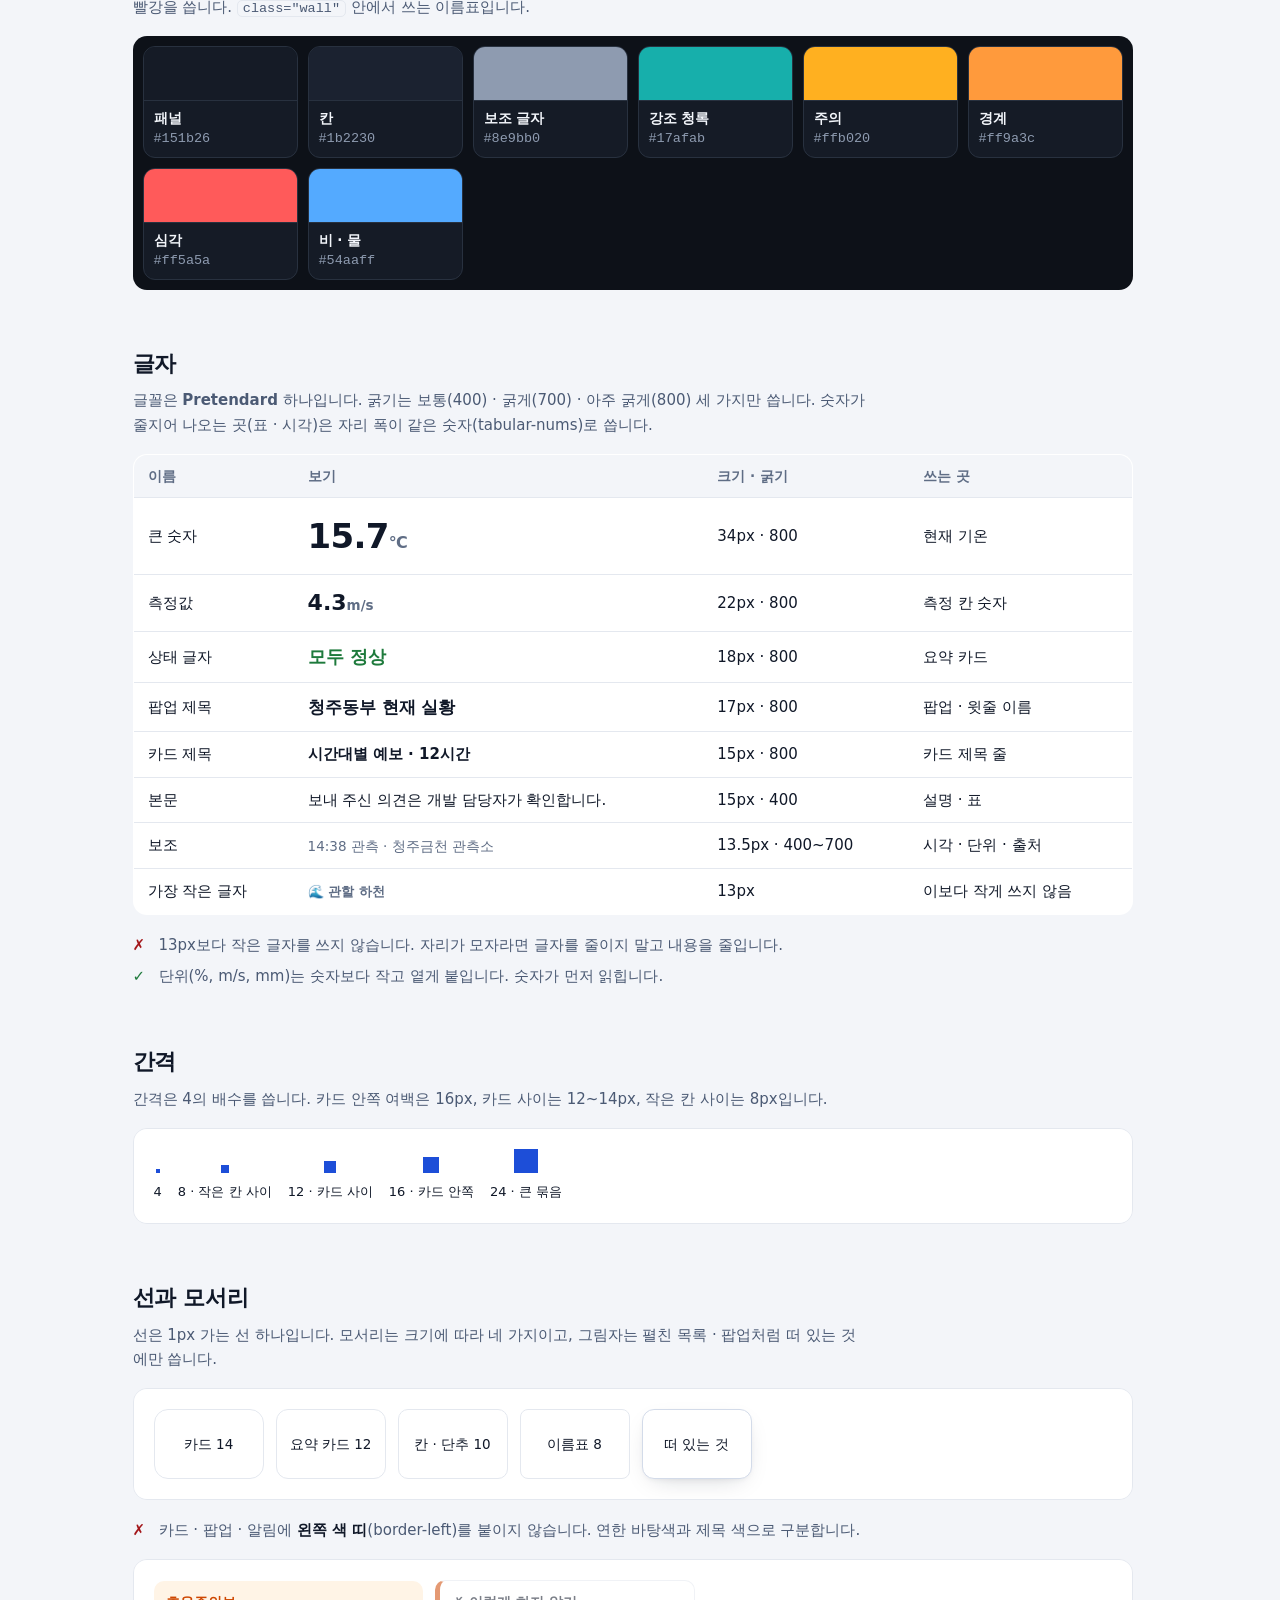
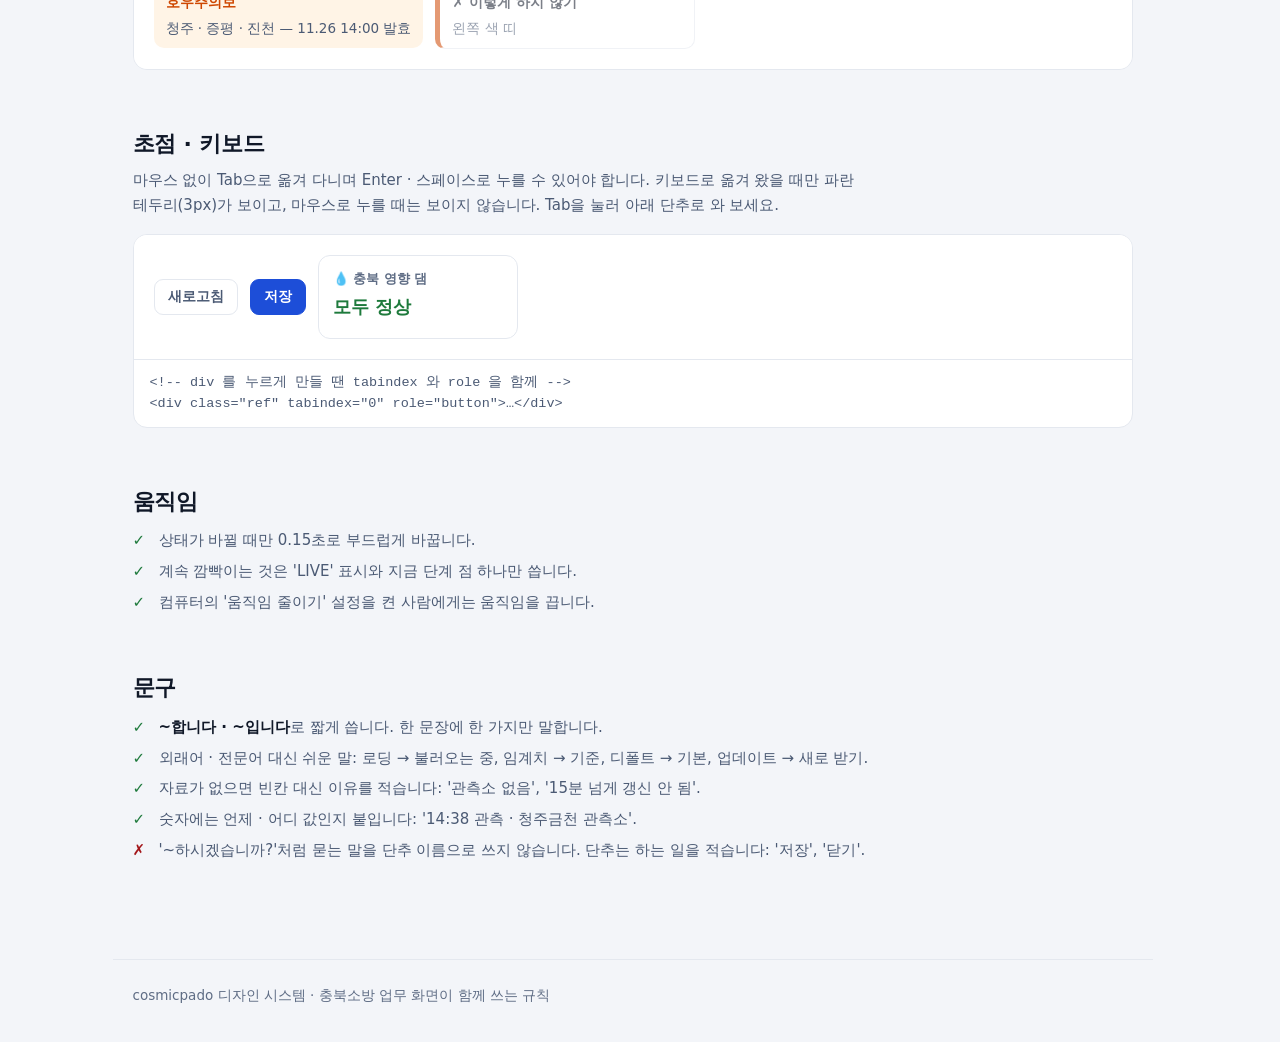
<file: styles.html>
<!doctype html>
<html lang="ko">
<head>
<meta charset="utf-8">
<meta name="viewport" content="width=device-width, initial-scale=1">
<title>스타일 · cosmicpado 디자인 시스템</title>
<link rel="icon" href="data:image/svg+xml,%3Csvg xmlns=%22http://www.w3.org/2000/svg%22 viewBox=%220 0 100 100%22%3E%3Ctext y=%22.9em%22 font-size=%2290%22%3E🚒%3C/text%3E%3C/svg%3E">
<link rel="stylesheet" href="fonts/pretendard.css">
<link rel="stylesheet" href="tokens.css">
<link rel="stylesheet" href="components.css">
<link rel="stylesheet" href="site.css">
<script src="site.js"></script>
</head>
<body>
<main>
  <h1>스타일</h1>
  <p class="lead">모든 화면의 바탕이 되는 규칙입니다. 값은 <code>tokens.css</code>에 이름표로 들어 있습니다.</p>
  <nav class="toc" aria-label="이 쪽 차례">
    <a href="#color">색</a><a href="#status">상태색</a><a href="#wall">벽 화면 색</a><a href="#type">글자</a>
    <a href="#space">간격</a><a href="#radius">선과 모서리</a><a href="#focus">초점</a><a href="#motion">움직임</a><a href="#words">문구</a>
  </nav>

  <h2 id="color">색</h2>
  <p>바탕은 옅은 회청색, 카드는 흰색입니다. 글자는 세 단계만 씁니다. 파랑(brand)은 '고른 것 · 링크 · 주요 단추' 한 가지 뜻으로만 씁니다.</p>
  <div class="sw">
    <div><i style="background:var(--bg)"></i><p><b>바탕</b><span>--bg</span></p></div>
    <div><i style="background:var(--card)"></i><p><b>카드</b><span>--card</span></p></div>
    <div><i style="background:var(--soft)"></i><p><b>작은 칸</b><span>--soft</span></p></div>
    <div><i style="background:var(--line)"></i><p><b>가는 선</b><span>--line</span></p></div>
    <div><i style="background:var(--ink)"></i><p><b>본문 글자</b><span>--ink</span></p></div>
    <div><i style="background:var(--ink2)"></i><p><b>덜 중요한 글자</b><span>--ink2</span></p></div>
    <div><i style="background:var(--ink3)"></i><p><b>보조 글자</b><span>--ink3</span><em>이보다 옅게 쓰지 않음</em></p></div>
    <div><i style="background:var(--brand)"></i><p><b>파랑</b><span>--brand</span><em>고른 것 · 링크</em></p></div>
  </div>

  <h2 id="status">상태색</h2>
  <p>재대본 비상단계와 같은 순서로 다섯 가지입니다. 특보·하천·산불·미세먼지 모두 이 순서를 따릅니다.
    그림용은 <b>신호등처럼 또렷하게</b>, 글자용은 <b>주의(금빛) → 경계(불꽃 주황) → 심각(짙은 빨강)</b>으로 색상과 밝기를 함께 벌려, 작은 글자로 봐도 단계가 갈립니다.
    색마다 <b>글자용</b>(진하게 · 흰 바탕 대비 4.5:1 이상)과 <b>그림용</b>(밝게 · 이름표·막대·점)이 짝으로 있습니다.</p>
  <table class="scale">
    <tr><th>단계</th><th>이름표</th><th>글자</th><th>막대</th><th>글자 대비</th><th>쓰는 곳</th></tr>
    <tr><td>평상</td><td><span class="tag ok">평상</span></td><td style="color:var(--ok);font-weight:800">모두 정상</td><td><i style="display:block;width:90px;height:9px;border-radius:6px;background:var(--ok-fill)"></i></td><td>5.38 : 1</td><td>특보 없음 · 하천 정상 · 미세먼지 좋음</td></tr>
    <tr><td>준비</td><td><span class="tag ready">준비</span></td><td style="color:var(--blue);font-weight:800">예비특보</td><td><i style="display:block;width:90px;height:9px;border-radius:6px;background:var(--blue-fill)"></i></td><td>5.79 : 1</td><td>예비특보 · 하천 관심</td></tr>
    <tr><td>주의</td><td><span class="tag caution">주의</span></td><td style="color:var(--amb);font-weight:800">주의보</td><td><i style="display:block;width:90px;height:9px;border-radius:6px;background:var(--amb-fill)"></i></td><td>4.61 : 1</td><td>주의보 · 하천 주의 · 건조주의보 기준</td></tr>
    <tr><td>경계</td><td><span class="tag alert">경계</span></td><td style="color:var(--warn);font-weight:800">경보</td><td><i style="display:block;width:90px;height:9px;border-radius:6px;background:var(--warn-fill)"></i></td><td>4.64 : 1</td><td>경보 · 하천 경계 · 산불 높음</td></tr>
    <tr><td>심각</td><td><span class="tag severe">심각</span></td><td style="color:var(--sev);font-weight:800">위험</td><td><i style="display:block;width:90px;height:9px;border-radius:6px;background:var(--sev-fill)"></i></td><td>7.82 : 1</td><td>중대 경보 · 하천 심각 · 건조경보 기준</td></tr>
  </table>
  <ul class="rules">
    <li class="do">단계는 <b>색 + 글자</b>로 함께 보입니다. 색을 못 보는 사람도 글자로 압니다.</li>
    <li class="do"><b>글자는 진하게, 그림은 밝게.</b> 글자에는 글자용(<code>--ok</code> … <code>--sev</code>), 이름표·막대·점·동그라미에는 그림용(<code>--ok-fill</code> … <code>--sev-fill</code>)을 씁니다. 그림은 대비 3:1이면 됩니다.</li>
    <li class="do">그림용 색 위의 글자는 <b>검정</b>(<code>--on-fill</code>)입니다. 심각(진한 빨강)만 검정이 4.0:1로 모자라 <b>흰 글자</b>(<code>--on-sev</code>)입니다.</li>
    <li class="do"><b>작은 단계 글자·숫자는 검정 + 점.</b> 목록·칸·값처럼 막대나 이름표 옆의 작은 글자는 검정으로 쓰고, 앞에 그림용 색 점(●)을 붙입니다. 글자용 노랑·주황은 막대 색과 달라 보여서, 색은 막대·점·이름표가 말하게 합니다. 화면 맨 위 큰 상태 글자만 글자용 색을 씁니다.</li>
    <li class="dont">상태색을 꾸밈으로 쓰지 않습니다. 빨강은 언제나 '위험'입니다.</li>
    <li class="dont">진한 글자용 색을 바탕에 칠하고 흰 글자를 얹지 않습니다. 단계마다 밝기가 들쭉날쭉해지고 노랑은 갈색이 됩니다.</li>
  </ul>

  <h2 id="wall">벽 화면 색</h2>
  <p>119종합상황실 상황판은 늘 어두운 화면입니다. 멀리서 보므로 강조는 청록 한 가지, 상태는 밝은 노랑·주황·빨강을 씁니다. <code>class="wall"</code> 안에서 쓰는 이름표입니다.</p>
  <div class="sw wall" style="background:var(--bg);padding:10px;border-radius:14px">
    <div><i style="background:var(--card)"></i><p><b>패널</b><span>#151b26</span></p></div>
    <div><i style="background:var(--soft)"></i><p><b>칸</b><span>#1b2230</span></p></div>
    <div><i style="background:var(--ink3)"></i><p><b>보조 글자</b><span>#8e9bb0</span></p></div>
    <div><i style="background:var(--acc)"></i><p><b>강조 청록</b><span>#17afab</span></p></div>
    <div><i style="background:var(--c-amber)"></i><p><b>주의</b><span>#ffb020</span></p></div>
    <div><i style="background:var(--c-orange)"></i><p><b>경계</b><span>#ff9a3c</span></p></div>
    <div><i style="background:var(--c-red)"></i><p><b>심각</b><span>#ff5a5a</span></p></div>
    <div><i style="background:var(--c-blue)"></i><p><b>비 · 물</b><span>#54aaff</span></p></div>
  </div>

  <h2 id="type">글자</h2>
  <p>글꼴은 <b>Pretendard</b> 하나입니다. 굵기는 보통(400) · 굵게(700) · 아주 굵게(800) 세 가지만 씁니다. 숫자가 줄지어 나오는 곳(표 · 시각)은 자리 폭이 같은 숫자(tabular-nums)로 씁니다.</p>
  <table class="scale">
    <tr><th>이름</th><th>보기</th><th>크기 · 굵기</th><th>쓰는 곳</th></tr>
    <tr><td>큰 숫자</td><td style="font-size:34px;font-weight:800;letter-spacing:-.02em">15.7<small style="font-size:16px;color:var(--ink3)">°C</small></td><td>34px · 800</td><td>현재 기온</td></tr>
    <tr><td>측정값</td><td style="font-size:22px;font-weight:800">4.3<small style="font-size:13.5px;color:var(--ink3)">m/s</small></td><td>22px · 800</td><td>측정 칸 숫자</td></tr>
    <tr><td>상태 글자</td><td style="font-size:18px;font-weight:800;color:var(--ok)">모두 정상</td><td>18px · 800</td><td>요약 카드</td></tr>
    <tr><td>팝업 제목</td><td style="font-size:17px;font-weight:800">청주동부 현재 실황</td><td>17px · 800</td><td>팝업 · 윗줄 이름</td></tr>
    <tr><td>카드 제목</td><td style="font-size:15px;font-weight:800">시간대별 예보 · 12시간</td><td>15px · 800</td><td>카드 제목 줄</td></tr>
    <tr><td>본문</td><td style="font-size:15px">보내 주신 의견은 개발 담당자가 확인합니다.</td><td>15px · 400</td><td>설명 · 표</td></tr>
    <tr><td>보조</td><td style="font-size:13.5px;color:var(--ink3)">14:38 관측 · 청주금천 관측소</td><td>13.5px · 400~700</td><td>시각 · 단위 · 출처</td></tr>
    <tr><td>가장 작은 글자</td><td style="font-size:13px;color:var(--ink3);font-weight:700">🌊 관할 하천</td><td>13px</td><td>이보다 작게 쓰지 않음</td></tr>
  </table>
  <ul class="rules">
    <li class="dont">13px보다 작은 글자를 쓰지 않습니다. 자리가 모자라면 글자를 줄이지 말고 내용을 줄입니다.</li>
    <li class="do">단위(%, m/s, mm)는 숫자보다 작고 옅게 붙입니다. 숫자가 먼저 읽힙니다.</li>
  </ul>

  <h2 id="space">간격</h2>
  <p>간격은 4의 배수를 씁니다. 카드 안쪽 여백은 16px, 카드 사이는 12~14px, 작은 칸 사이는 8px입니다.</p>
  <div class="demo"><div class="show">
    <div style="display:flex;gap:16px;align-items:flex-end">
      <div style="text-align:center"><div style="width:4px;height:4px;background:var(--brand);margin:0 auto 6px"></div><small style="font-size:13px">4</small></div>
      <div style="text-align:center"><div style="width:8px;height:8px;background:var(--brand);margin:0 auto 6px"></div><small style="font-size:13px">8 · 작은 칸 사이</small></div>
      <div style="text-align:center"><div style="width:12px;height:12px;background:var(--brand);margin:0 auto 6px"></div><small style="font-size:13px">12 · 카드 사이</small></div>
      <div style="text-align:center"><div style="width:16px;height:16px;background:var(--brand);margin:0 auto 6px"></div><small style="font-size:13px">16 · 카드 안쪽</small></div>
      <div style="text-align:center"><div style="width:24px;height:24px;background:var(--brand);margin:0 auto 6px"></div><small style="font-size:13px">24 · 큰 묶음</small></div>
    </div>
  </div></div>

  <h2 id="radius">선과 모서리</h2>
  <p>선은 1px 가는 선 하나입니다. 모서리는 크기에 따라 네 가지이고, 그림자는 펼친 목록 · 팝업처럼 떠 있는 것에만 씁니다.</p>
  <div class="demo"><div class="show">
    <div style="width:110px;height:70px;background:var(--card);border:1px solid var(--line);border-radius:14px;display:flex;align-items:center;justify-content:center;font-size:13.5px">카드 14</div>
    <div style="width:110px;height:70px;background:var(--card);border:1px solid var(--line);border-radius:12px;display:flex;align-items:center;justify-content:center;font-size:13.5px">요약 카드 12</div>
    <div style="width:110px;height:70px;background:var(--card);border:1px solid var(--line);border-radius:10px;display:flex;align-items:center;justify-content:center;font-size:13.5px">칸 · 단추 10</div>
    <div style="width:110px;height:70px;background:var(--card);border:1px solid var(--line);border-radius:8px;display:flex;align-items:center;justify-content:center;font-size:13.5px">이름표 8</div>
    <div style="width:110px;height:70px;background:var(--card);border:1px solid var(--line2);border-radius:12px;box-shadow:var(--shadow-pop);display:flex;align-items:center;justify-content:center;font-size:13.5px">떠 있는 것</div>
  </div></div>
  <ul class="rules">
    <li class="dont">카드 · 팝업 · 알림에 <b>왼쪽 색 띠</b>(border-left)를 붙이지 않습니다. 연한 바탕색과 제목 색으로 구분합니다.</li>
  </ul>
  <div class="demo"><div class="show">
    <div class="al" style="min-width:260px"><b>호우주의보</b><p>청주 · 증평 · 진천 — 11.26 14:00 발효</p></div>
    <div style="min-width:260px;background:var(--card);border:1px solid var(--line);border-left:5px solid var(--warn);border-radius:10px;padding:9px 12px;opacity:.55"><b style="font-size:14px">✗ 이렇게 하지 않기</b><p style="margin:2px 0 0;font-size:13.5px;color:var(--ink2)">왼쪽 색 띠</p></div>
  </div></div>

  <h2 id="focus">초점 · 키보드</h2>
  <p>마우스 없이 Tab으로 옮겨 다니며 Enter · 스페이스로 누를 수 있어야 합니다. 키보드로 옮겨 왔을 때만 파란 테두리(3px)가 보이고, 마우스로 누를 때는 보이지 않습니다. Tab을 눌러 아래 단추로 와 보세요.</p>
  <div class="demo"><div class="show">
    <button class="btn" type="button">새로고침</button>
    <button class="btn pri" type="button">저장</button>
    <div class="ref" tabindex="0" role="button" style="min-width:200px"><h4>💧 충북 영향 댐</h4><b style="color:var(--ok)">모두 정상</b></div>
  </div><pre>&lt;!-- div 를 누르게 만들 땐 tabindex 와 role 을 함께 --&gt;
&lt;div class="ref" tabindex="0" role="button"&gt;…&lt;/div&gt;</pre></div>

  <h2 id="motion">움직임</h2>
  <ul class="rules">
    <li class="do">상태가 바뀔 때만 0.15초로 부드럽게 바꿉니다.</li>
    <li class="do">계속 깜빡이는 것은 'LIVE' 표시와 지금 단계 점 하나만 씁니다.</li>
    <li class="do">컴퓨터의 '움직임 줄이기' 설정을 켠 사람에게는 움직임을 끕니다.</li>
  </ul>

  <h2 id="words">문구</h2>
  <ul class="rules">
    <li class="do"><b>~합니다 · ~입니다</b>로 짧게 씁니다. 한 문장에 한 가지만 말합니다.</li>
    <li class="do">외래어 · 전문어 대신 쉬운 말: 로딩 → 불러오는 중, 임계치 → 기준, 디폴트 → 기본, 업데이트 → 새로 받기.</li>
    <li class="do">자료가 없으면 빈칸 대신 이유를 적습니다: '관측소 없음', '15분 넘게 갱신 안 됨'.</li>
    <li class="do">숫자에는 언제 · 어디 값인지 붙입니다: '14:38 관측 · 청주금천 관측소'.</li>
    <li class="dont">'~하시겠습니까?'처럼 묻는 말을 단추 이름으로 쓰지 않습니다. 단추는 하는 일을 적습니다: '저장', '닫기'.</li>
  </ul>
</main>
<footer>cosmicpado 디자인 시스템 · 충북소방 업무 화면이 함께 쓰는 규칙</footer>
</body>
</html>
</file>
<file: fonts/pretendard.css>
/* Pretendard Variable — 실시간 상황판 글꼴(2026-11-23 상황실.html 안에서 꺼냄).
   글자 묶음(unicode-range)마다 파일이 나뉘어, 브라우저는 화면에 실제로 나오는 글자의 파일만 받는다.
   인터넷(CDN)이 막힌 PC 에서도 우리 서버에서 받으므로 모양이 같다. */
/*
Copyright (c) 2021 Kil Hyung-jin, with Reserved Font Name Pretendard.
https://github.com/orioncactus/pretendard

This Font Software is licensed under the SIL Open Font License, Version 1.1.
This license is copied below, and is also available with a FAQ at:
https://scripts.sil.org/OFL
*/
/* [0] */
@font-face {
	font-family: 'Pretendard Variable';
	font-style: normal;
	font-display: swap;
	font-weight: 45 920;
	src: url(pretendard/00.woff2) format('woff2') format('woff2-variations');
	unicode-range: U+f9ca-fa0b, U+ff03-ff05, U+ff07, U+ff0a-ff0b, U+ff0d-ff19, U+ff1b, U+ff1d, U+ff20-ff5b, U+ff5d, U+ffe0-ffe3, U+ffe5-ffe6;
}

/* [1] */
@font-face {
	font-family: 'Pretendard Variable';
	font-style: normal;
	font-display: swap;
	font-weight: 45 920;
	src: url(pretendard/01.woff2) format('woff2') format('woff2-variations');
	unicode-range: U+d723-d728, U+d72a-d733, U+d735-d748, U+d74a-d74f, U+d752-d753, U+d755-d757, U+d75a-d75f, U+d762-d764, U+d766-d768, U+d76a-d76b, U+d76d-d76f, U+d771-d787, U+d789-d78b, U+d78d-d78f, U+d791-d797, U+d79a, U+d79c, U+d79e-d7a3, U+f900-f909, U+f90b-f92e;
}

/* [2] */
@font-face {
	font-family: 'Pretendard Variable';
	font-style: normal;
	font-display: swap;
	font-weight: 45 920;
	src: url(pretendard/02.woff2) format('woff2') format('woff2-variations');
	unicode-range: U+d679-d68b, U+d68e-d69e, U+d6a0, U+d6a2-d6a7, U+d6a9-d6c3, U+d6c6-d6c7, U+d6c9-d6cb, U+d6cd-d6d3, U+d6d5-d6d6, U+d6d8-d6e3, U+d6e5-d6e7, U+d6e9-d6fb, U+d6fd-d717, U+d719-d71f, U+d721-d722;
}

/* [3] */
@font-face {
	font-family: 'Pretendard Variable';
	font-style: normal;
	font-display: swap;
	font-weight: 45 920;
	src: url(pretendard/03.woff2) format('woff2') format('woff2-variations');
	unicode-range: U+d5bc-d5c7, U+d5ca-d5cb, U+d5cd-d5cf, U+d5d1-d5d7, U+d5d9-d5da, U+d5dc, U+d5de-d5e3, U+d5e6-d5e7, U+d5e9-d5eb, U+d5ed-d5f6, U+d5f8, U+d5fa-d5ff, U+d602-d603, U+d605-d607, U+d609-d60f, U+d612-d613, U+d616-d61b, U+d61d-d637, U+d63a-d63b, U+d63d-d63f, U+d641-d647, U+d64a-d64c, U+d64e-d653, U+d656-d657, U+d659-d65b, U+d65d-d666, U+d668, U+d66a-d678;
}

/* [4] */
@font-face {
	font-family: 'Pretendard Variable';
	font-style: normal;
	font-display: swap;
	font-weight: 45 920;
	src: url(pretendard/04.woff2) format('woff2') format('woff2-variations');
	unicode-range: U+d507, U+d509-d50b, U+d50d-d513, U+d515-d53b, U+d53e-d53f, U+d541-d543, U+d545-d54c, U+d54e, U+d550, U+d552-d557, U+d55a-d55b, U+d55d-d55f, U+d561-d564, U+d566-d567, U+d56a, U+d56c, U+d56e-d573, U+d576-d577, U+d579-d583, U+d585-d586, U+d58a-d5a4, U+d5a6-d5bb;
}

/* [5] */
@font-face {
	font-family: 'Pretendard Variable';
	font-style: normal;
	font-display: swap;
	font-weight: 45 920;
	src: url(pretendard/05.woff2) format('woff2') format('woff2-variations');
	unicode-range: U+d464-d477, U+d47a-d47b, U+d47d-d47f, U+d481-d487, U+d489-d48a, U+d48c, U+d48e-d4e7, U+d4e9-d503, U+d505-d506;
}

/* [6] */
@font-face {
	font-family: 'Pretendard Variable';
	font-style: normal;
	font-display: swap;
	font-weight: 45 920;
	src: url(pretendard/06.woff2) format('woff2') format('woff2-variations');
	unicode-range: U+d3bf-d3c7, U+d3ca-d3cf, U+d3d1-d3eb, U+d3ee-d3ef, U+d3f1-d3f3, U+d3f5-d3fb, U+d3fd-d400, U+d402-d45b, U+d45d-d463;
}

/* [7] */
@font-face {
	font-family: 'Pretendard Variable';
	font-style: normal;
	font-display: swap;
	font-weight: 45 920;
	src: url(pretendard/07.woff2) format('woff2') format('woff2-variations');
	unicode-range: U+d2ff, U+d302-d304, U+d306-d30b, U+d30f, U+d311-d313, U+d315-d31b, U+d31e, U+d322-d324, U+d326-d327, U+d32a-d32b, U+d32d-d32f, U+d331-d337, U+d339-d33c, U+d33e-d37b, U+d37e-d37f, U+d381-d383, U+d385-d38b, U+d38e-d390, U+d392-d397, U+d39a-d39b, U+d39d-d39f, U+d3a1-d3a7, U+d3a9-d3aa, U+d3ac, U+d3ae-d3b3, U+d3b5-d3b7, U+d3b9-d3bb, U+d3bd-d3be;
}

/* [8] */
@font-face {
	font-family: 'Pretendard Variable';
	font-style: normal;
	font-display: swap;
	font-weight: 45 920;
	src: url(pretendard/08.woff2) format('woff2') format('woff2-variations');
	unicode-range: U+d257-d27f, U+d281-d29b, U+d29d-d29f, U+d2a1-d2ab, U+d2ad-d2b7, U+d2ba-d2bb, U+d2bd-d2bf, U+d2c1-d2c7, U+d2c9-d2ef, U+d2f2-d2f3, U+d2f5-d2f7, U+d2f9-d2fe;
}

/* [9] */
@font-face {
	font-family: 'Pretendard Variable';
	font-style: normal;
	font-display: swap;
	font-weight: 45 920;
	src: url(pretendard/09.woff2) format('woff2') format('woff2-variations');
	unicode-range: U+d1b4, U+d1b6-d1f3, U+d1f5-d22b, U+d22e-d22f, U+d231-d233, U+d235-d23b, U+d23d-d240, U+d242-d256;
}

/* [10] */
@font-face {
	font-family: 'Pretendard Variable';
	font-style: normal;
	font-display: swap;
	font-weight: 45 920;
	src: url(pretendard/10.woff2) format('woff2') format('woff2-variations');
	unicode-range: U+d105-d12f, U+d132-d133, U+d135-d137, U+d139-d13f, U+d141-d142, U+d144, U+d146-d14b, U+d14e-d14f, U+d151-d153, U+d155-d15b, U+d15e-d187, U+d189-d19f, U+d1a2-d1a3, U+d1a5-d1a7, U+d1a9-d1af, U+d1b2-d1b3;
}

/* [11] */
@font-face {
	font-family: 'Pretendard Variable';
	font-style: normal;
	font-display: swap;
	font-weight: 45 920;
	src: url(pretendard/11.woff2) format('woff2') format('woff2-variations');
	unicode-range: U+d04b-d04f, U+d051-d057, U+d059-d06b, U+d06d-d06f, U+d071-d073, U+d075-d07b, U+d07e-d0a3, U+d0a6-d0a7, U+d0a9-d0ab, U+d0ad-d0b3, U+d0b6, U+d0b8, U+d0ba-d0bf, U+d0c2-d0c3, U+d0c5-d0c7, U+d0c9-d0cf, U+d0d2, U+d0d6-d0db, U+d0de-d0df, U+d0e1-d0e3, U+d0e5-d0eb, U+d0ee-d0f0, U+d0f2-d104;
}

/* [12] */
@font-face {
	font-family: 'Pretendard Variable';
	font-style: normal;
	font-display: swap;
	font-weight: 45 920;
	src: url(pretendard/12.woff2) format('woff2') format('woff2-variations');
	unicode-range: U+cfa2-cfc3, U+cfc5-cfdf, U+cfe2-cfe3, U+cfe5-cfe7, U+cfe9-cff4, U+cff6-cffb, U+cffd-cfff, U+d001-d003, U+d005-d017, U+d019-d033, U+d036-d037, U+d039-d03b, U+d03d-d04a;
}

/* [13] */
@font-face {
	font-family: 'Pretendard Variable';
	font-style: normal;
	font-display: swap;
	font-weight: 45 920;
	src: url(pretendard/13.woff2) format('woff2') format('woff2-variations');
	unicode-range: U+cef0-cef3, U+cef6, U+cef9-ceff, U+cf01-cf03, U+cf05-cf07, U+cf09-cf0f, U+cf11-cf12, U+cf14-cf1b, U+cf1d-cf1f, U+cf21-cf2f, U+cf31-cf53, U+cf56-cf57, U+cf59-cf5b, U+cf5d-cf63, U+cf66, U+cf68, U+cf6a-cf6f, U+cf71-cf84, U+cf86-cf8b, U+cf8d-cfa1;
}

/* [14] */
@font-face {
	font-family: 'Pretendard Variable';
	font-style: normal;
	font-display: swap;
	font-weight: 45 920;
	src: url(pretendard/14.woff2) format('woff2') format('woff2-variations');
	unicode-range: U+ce3c-ce57, U+ce5a-ce5b, U+ce5d-ce5f, U+ce61-ce67, U+ce6a, U+ce6c, U+ce6e-ce73, U+ce76-ce77, U+ce79-ce7b, U+ce7d-ce83, U+ce85-ce88, U+ce8a-ce8f, U+ce91-ce93, U+ce95-ce97, U+ce99-ce9f, U+cea2, U+cea4-ceab, U+cead-cee3, U+cee6-cee7, U+cee9-ceeb, U+ceed-ceef;
}

/* [15] */
@font-face {
	font-family: 'Pretendard Variable';
	font-style: normal;
	font-display: swap;
	font-weight: 45 920;
	src: url(pretendard/15.woff2) format('woff2') format('woff2-variations');
	unicode-range: U+cd92-cd93, U+cd96-cd97, U+cd99-cd9b, U+cd9d-cda3, U+cda6-cda8, U+cdaa-cdaf, U+cdb1-cdc3, U+cdc5-cdcb, U+cdcd-cde7, U+cde9-ce03, U+ce05-ce1f, U+ce22-ce34, U+ce36-ce3b;
}

/* [16] */
@font-face {
	font-family: 'Pretendard Variable';
	font-style: normal;
	font-display: swap;
	font-weight: 45 920;
	src: url(pretendard/16.woff2) format('woff2') format('woff2-variations');
	unicode-range: U+ccef-cd07, U+cd0a-cd0b, U+cd0d-cd1a, U+cd1c, U+cd1e-cd2b, U+cd2d-cd5b, U+cd5d-cd77, U+cd79-cd91;
}

/* [17] */
@font-face {
	font-family: 'Pretendard Variable';
	font-style: normal;
	font-display: swap;
	font-weight: 45 920;
	src: url(pretendard/17.woff2) format('woff2') format('woff2-variations');
	unicode-range: U+cc3f-cc43, U+cc46-cc47, U+cc49-cc4b, U+cc4d-cc53, U+cc55-cc58, U+cc5a-cc5f, U+cc61-cc97, U+cc9a-cc9b, U+cc9d-cc9f, U+cca1-cca7, U+ccaa, U+ccac, U+ccae-ccb3, U+ccb6-ccb7, U+ccb9-ccbb, U+ccbd-cccf, U+ccd1-cce3, U+cce5-ccee;
}

/* [18] */
@font-face {
	font-family: 'Pretendard Variable';
	font-style: normal;
	font-display: swap;
	font-weight: 45 920;
	src: url(pretendard/18.woff2) format('woff2') format('woff2-variations');
	unicode-range: U+cb91-cbd3, U+cbd5-cbe3, U+cbe5-cc0b, U+cc0e-cc0f, U+cc11-cc13, U+cc15-cc1b, U+cc1d-cc20, U+cc23-cc27, U+cc2a-cc2b, U+cc2d, U+cc2f, U+cc31-cc37, U+cc3a, U+cc3c;
}

/* [19] */
@font-face {
	font-family: 'Pretendard Variable';
	font-style: normal;
	font-display: swap;
	font-weight: 45 920;
	src: url(pretendard/19.woff2) format('woff2') format('woff2-variations');
	unicode-range: U+caf4-cb47, U+cb4a-cb90;
}

/* [20] */
@font-face {
	font-family: 'Pretendard Variable';
	font-style: normal;
	font-display: swap;
	font-weight: 45 920;
	src: url(pretendard/20.woff2) format('woff2') format('woff2-variations');
	unicode-range: U+ca4a-ca4b, U+ca4e-ca4f, U+ca51-ca53, U+ca55-ca5b, U+ca5d-ca60, U+ca62-ca83, U+ca85-cabb, U+cabe-cabf, U+cac1-cac3, U+cac5-cacb, U+cacd-cad0, U+cad2, U+cad4-cad8, U+cada-caf3;
}

/* [21] */
@font-face {
	font-family: 'Pretendard Variable';
	font-style: normal;
	font-display: swap;
	font-weight: 45 920;
	src: url(pretendard/21.woff2) format('woff2') format('woff2-variations');
	unicode-range: U+c996-c997, U+c99a-c99c, U+c99e-c9bf, U+c9c2-c9c3, U+c9c5-c9c7, U+c9c9-c9cf, U+c9d2, U+c9d4, U+c9d7-c9d8, U+c9db, U+c9de-c9df, U+c9e1-c9e3, U+c9e5-c9e6, U+c9e8-c9eb, U+c9ee-c9f0, U+c9f2-c9f7, U+c9f9-ca0b, U+ca0d-ca28, U+ca2a-ca49;
}

/* [22] */
@font-face {
	font-family: 'Pretendard Variable';
	font-style: normal;
	font-display: swap;
	font-weight: 45 920;
	src: url(pretendard/22.woff2) format('woff2') format('woff2-variations');
	unicode-range: U+c8e9-c8f4, U+c8f6-c8fb, U+c8fe-c8ff, U+c901-c903, U+c905-c90b, U+c90e-c910, U+c912-c917, U+c919-c92b, U+c92d-c94f, U+c951-c953, U+c955-c96b, U+c96d-c973, U+c975-c987, U+c98a-c98b, U+c98d-c98f, U+c991-c995;
}

/* [23] */
@font-face {
	font-family: 'Pretendard Variable';
	font-style: normal;
	font-display: swap;
	font-weight: 45 920;
	src: url(pretendard/23.woff2) format('woff2') format('woff2-variations');
	unicode-range: U+c841-c84b, U+c84d-c86f, U+c872-c873, U+c875-c877, U+c879-c87f, U+c882-c884, U+c887-c88a, U+c88d-c8c3, U+c8c5-c8df, U+c8e1-c8e8;
}

/* [24] */
@font-face {
	font-family: 'Pretendard Variable';
	font-style: normal;
	font-display: swap;
	font-weight: 45 920;
	src: url(pretendard/24.woff2) format('woff2') format('woff2-variations');
	unicode-range: U+c779-c77b, U+c77e-c782, U+c786, U+c78b, U+c78d, U+c78f, U+c792-c793, U+c795, U+c797, U+c799-c79f, U+c7a2, U+c7a7-c7ab, U+c7ae-c7bb, U+c7bd-c7c0, U+c7c2-c7c7, U+c7c9-c7dc, U+c7de-c7ff, U+c802-c803, U+c805-c807, U+c809, U+c80b-c80f, U+c812, U+c814, U+c817-c81b, U+c81e-c81f, U+c821-c823, U+c825-c82e, U+c830-c837, U+c839-c83b, U+c83d-c840;
}

/* [25] */
@font-face {
	font-family: 'Pretendard Variable';
	font-style: normal;
	font-display: swap;
	font-weight: 45 920;
	src: url(pretendard/25.woff2) format('woff2') format('woff2-variations');
	unicode-range: U+c6bb-c6bf, U+c6c2, U+c6c4, U+c6c6-c6cb, U+c6ce-c6cf, U+c6d1-c6d3, U+c6d5-c6db, U+c6dd-c6df, U+c6e1-c6e7, U+c6e9-c6eb, U+c6ed-c6ef, U+c6f1-c6f8, U+c6fa-c703, U+c705-c707, U+c709-c70b, U+c70d-c716, U+c718, U+c71a-c71f, U+c722-c723, U+c725-c727, U+c729-c734, U+c736-c73b, U+c73e-c73f, U+c741-c743, U+c745-c74b, U+c74e-c750, U+c752-c757, U+c759-c773, U+c776-c777;
}

/* [26] */
@font-face {
	font-family: 'Pretendard Variable';
	font-style: normal;
	font-display: swap;
	font-weight: 45 920;
	src: url(pretendard/26.woff2) format('woff2') format('woff2-variations');
	unicode-range: U+c5f5-c5fb, U+c5fe, U+c602-c605, U+c607, U+c609-c60f, U+c611-c61a, U+c61c-c623, U+c626-c627, U+c629-c62b, U+c62d, U+c62f-c632, U+c636, U+c638, U+c63a-c63f, U+c642-c643, U+c645-c647, U+c649-c652, U+c656-c65b, U+c65d-c65f, U+c661-c663, U+c665-c677, U+c679-c67b, U+c67d-c693, U+c696-c697, U+c699-c69b, U+c69d-c6a3, U+c6a6, U+c6a8, U+c6aa-c6af, U+c6b2-c6b3, U+c6b5-c6b7, U+c6b9-c6ba;
}

/* [27] */
@font-face {
	font-family: 'Pretendard Variable';
	font-style: normal;
	font-display: swap;
	font-weight: 45 920;
	src: url(pretendard/27.woff2) format('woff2') format('woff2-variations');
	unicode-range: U+c517-c527, U+c52a-c52b, U+c52d-c52f, U+c531-c538, U+c53a, U+c53c, U+c53e-c543, U+c546-c547, U+c54b, U+c54d-c552, U+c556, U+c55a-c55b, U+c55d, U+c55f, U+c562-c563, U+c565-c567, U+c569-c56f, U+c572, U+c574, U+c576-c57b, U+c57e-c57f, U+c581-c583, U+c585-c586, U+c588-c58b, U+c58e, U+c590, U+c592-c596, U+c599-c5b3, U+c5b6-c5b7, U+c5ba, U+c5be-c5c3, U+c5ca-c5cb, U+c5cd, U+c5cf, U+c5d2-c5d3, U+c5d5-c5d7, U+c5d9-c5df, U+c5e1-c5e2, U+c5e4, U+c5e6-c5eb, U+c5ef, U+c5f1-c5f3;
}

/* [28] */
@font-face {
	font-family: 'Pretendard Variable';
	font-style: normal;
	font-display: swap;
	font-weight: 45 920;
	src: url(pretendard/28.woff2) format('woff2') format('woff2-variations');
	unicode-range: U+c475-c4ef, U+c4f2-c4f3, U+c4f5-c4f7, U+c4f9-c4ff, U+c502-c50b, U+c50d-c516;
}

/* [29] */
@font-face {
	font-family: 'Pretendard Variable';
	font-style: normal;
	font-display: swap;
	font-weight: 45 920;
	src: url(pretendard/29.woff2) format('woff2') format('woff2-variations');
	unicode-range: U+c3d0-c3d7, U+c3da-c3db, U+c3dd-c3de, U+c3e1-c3ec, U+c3ee-c3f3, U+c3f5-c42b, U+c42d-c463, U+c466-c474;
}

/* [30] */
@font-face {
	font-family: 'Pretendard Variable';
	font-style: normal;
	font-display: swap;
	font-weight: 45 920;
	src: url(pretendard/30.woff2) format('woff2') format('woff2-variations');
	unicode-range: U+c32b-c367, U+c36a-c36b, U+c36d-c36f, U+c371-c377, U+c37a-c37b, U+c37e-c383, U+c385-c387, U+c389-c3cf;
}

/* [31] */
@font-face {
	font-family: 'Pretendard Variable';
	font-style: normal;
	font-display: swap;
	font-weight: 45 920;
	src: url(pretendard/31.woff2) format('woff2') format('woff2-variations');
	unicode-range: U+c26a-c26b, U+c26d-c26f, U+c271-c273, U+c275-c27b, U+c27e-c287, U+c289-c28f, U+c291-c297, U+c299-c29a, U+c29c-c2a3, U+c2a5-c2a7, U+c2a9-c2ab, U+c2ad-c2b3, U+c2b6, U+c2b8, U+c2ba-c2bb, U+c2bd-c2db, U+c2de-c2df, U+c2e1-c2e2, U+c2e5-c2ea, U+c2ee, U+c2f0, U+c2f2-c2f5, U+c2f7, U+c2fa-c2fb, U+c2fd-c2ff, U+c301-c307, U+c309-c30c, U+c30e-c312, U+c315-c323, U+c325-c328, U+c32a;
}

/* [32] */
@font-face {
	font-family: 'Pretendard Variable';
	font-style: normal;
	font-display: swap;
	font-weight: 45 920;
	src: url(pretendard/32.woff2) format('woff2') format('woff2-variations');
	unicode-range: U+c1bc-c1c3, U+c1c5-c1df, U+c1e1-c1fb, U+c1fd-c203, U+c205-c20c, U+c20e, U+c210-c217, U+c21a-c21b, U+c21d-c21e, U+c221-c227, U+c229-c22a, U+c22c, U+c22e, U+c230, U+c233-c24f, U+c251-c257, U+c259-c269;
}

/* [33] */
@font-face {
	font-family: 'Pretendard Variable';
	font-style: normal;
	font-display: swap;
	font-weight: 45 920;
	src: url(pretendard/33.woff2) format('woff2') format('woff2-variations');
	unicode-range: U+c101-c11b, U+c11f, U+c121-c123, U+c125-c12b, U+c12e, U+c132-c137, U+c13a-c13b, U+c13d-c13f, U+c141-c147, U+c14a, U+c14c-c153, U+c155-c157, U+c159-c15b, U+c15d-c166, U+c169-c16f, U+c171-c177, U+c179-c18b, U+c18e-c18f, U+c191-c193, U+c195-c19b, U+c19d-c19e, U+c1a0, U+c1a2-c1a4, U+c1a6-c1bb;
}

/* [34] */
@font-face {
	font-family: 'Pretendard Variable';
	font-style: normal;
	font-display: swap;
	font-weight: 45 920;
	src: url(pretendard/34.woff2) format('woff2') format('woff2-variations');
	unicode-range: U+c049-c057, U+c059-c05b, U+c05d-c05f, U+c061-c067, U+c069-c08f, U+c091-c0ab, U+c0ae-c0af, U+c0b1-c0b3, U+c0b5, U+c0b7-c0bb, U+c0be, U+c0c2-c0c7, U+c0ca-c0cb, U+c0cd-c0cf, U+c0d1-c0d7, U+c0d9-c0da, U+c0dc, U+c0de-c0e3, U+c0e5-c0eb, U+c0ed-c0f3, U+c0f6, U+c0f8, U+c0fa-c0ff;
}

/* [35] */
@font-face {
	font-family: 'Pretendard Variable';
	font-style: normal;
	font-display: swap;
	font-weight: 45 920;
	src: url(pretendard/35.woff2) format('woff2') format('woff2-variations');
	unicode-range: U+bfa7-bfaf, U+bfb1-bfc4, U+bfc6-bfcb, U+bfce-bfcf, U+bfd1-bfd3, U+bfd5-bfdb, U+bfdd-c048;
}

/* [36] */
@font-face {
	font-family: 'Pretendard Variable';
	font-style: normal;
	font-display: swap;
	font-weight: 45 920;
	src: url(pretendard/36.woff2) format('woff2') format('woff2-variations');
	unicode-range: U+bf07, U+bf09-bf3f, U+bf41-bf4f, U+bf52-bf54, U+bf56-bfa6;
}

/* [37] */
@font-face {
	font-family: 'Pretendard Variable';
	font-style: normal;
	font-display: swap;
	font-weight: 45 920;
	src: url(pretendard/37.woff2) format('woff2') format('woff2-variations');
	unicode-range: U+be56, U+be58, U+be5c-be5f, U+be62-be63, U+be65-be67, U+be69-be74, U+be76-be7b, U+be7e-be7f, U+be81-be8e, U+be90, U+be92-bea7, U+bea9-becf, U+bed2-bed3, U+bed5-bed6, U+bed9-bee3, U+bee6-bf06;
}

/* [38] */
@font-face {
	font-family: 'Pretendard Variable';
	font-style: normal;
	font-display: swap;
	font-weight: 45 920;
	src: url(pretendard/38.woff2) format('woff2') format('woff2-variations');
	unicode-range: U+bdb0-bdd3, U+bdd5-bdef, U+bdf1-be0b, U+be0d-be0f, U+be11-be13, U+be15-be43, U+be46-be47, U+be49-be4b, U+be4d-be53;
}

/* [39] */
@font-face {
	font-family: 'Pretendard Variable';
	font-style: normal;
	font-display: swap;
	font-weight: 45 920;
	src: url(pretendard/39.woff2) format('woff2') format('woff2-variations');
	unicode-range: U+bd03, U+bd06, U+bd08, U+bd0a-bd0f, U+bd11-bd22, U+bd25-bd47, U+bd49-bd58, U+bd5a-bd7f, U+bd82-bd83, U+bd85-bd87, U+bd8a-bd8f, U+bd91-bd92, U+bd94, U+bd96-bd98, U+bd9a-bdaf;
}

/* [40] */
@font-face {
	font-family: 'Pretendard Variable';
	font-style: normal;
	font-display: swap;
	font-weight: 45 920;
	src: url(pretendard/40.woff2) format('woff2') format('woff2-variations');
	unicode-range: U+bc4e-bc83, U+bc86-bc87, U+bc89-bc8b, U+bc8d-bc93, U+bc96, U+bc98, U+bc9b-bc9f, U+bca2-bca3, U+bca5-bca7, U+bca9-bcb2, U+bcb4-bcbb, U+bcbe-bcbf, U+bcc1-bcc3, U+bcc5-bccc, U+bcce-bcd0, U+bcd2-bcd4, U+bcd6-bcf3, U+bcf7, U+bcf9-bcfb, U+bcfd-bd02;
}

/* [41] */
@font-face {
	font-family: 'Pretendard Variable';
	font-style: normal;
	font-display: swap;
	font-weight: 45 920;
	src: url(pretendard/41.woff2) format('woff2') format('woff2-variations');
	unicode-range: U+bb90-bba3, U+bba5-bbab, U+bbad-bbbf, U+bbc1-bbf7, U+bbfa-bbfb, U+bbfd-bbfe, U+bc01-bc07, U+bc09-bc0a, U+bc0e, U+bc10, U+bc12-bc13, U+bc17, U+bc19-bc1a, U+bc1e, U+bc20-bc23, U+bc26, U+bc28, U+bc2a-bc2c, U+bc2e-bc2f, U+bc32-bc33, U+bc35-bc37, U+bc39-bc3f, U+bc41-bc42, U+bc44, U+bc46-bc48, U+bc4a-bc4d;
}

/* [42] */
@font-face {
	font-family: 'Pretendard Variable';
	font-style: normal;
	font-display: swap;
	font-weight: 45 920;
	src: url(pretendard/42.woff2) format('woff2') format('woff2-variations');
	unicode-range: U+bae6-bafb, U+bafd-bb17, U+bb19-bb33, U+bb37, U+bb39-bb3a, U+bb3d-bb43, U+bb45-bb46, U+bb48, U+bb4a-bb4f, U+bb51-bb53, U+bb55-bb57, U+bb59-bb62, U+bb64-bb8f;
}

/* [43] */
@font-face {
	font-family: 'Pretendard Variable';
	font-style: normal;
	font-display: swap;
	font-weight: 45 920;
	src: url(pretendard/43.woff2) format('woff2') format('woff2-variations');
	unicode-range: U+ba30-ba37, U+ba3a-ba3b, U+ba3d-ba3f, U+ba41-ba47, U+ba49-ba4a, U+ba4c, U+ba4e-ba53, U+ba56-ba57, U+ba59-ba5b, U+ba5d-ba63, U+ba65-ba66, U+ba68-ba6f, U+ba71-ba73, U+ba75-ba77, U+ba79-ba84, U+ba86, U+ba88-baa7, U+baaa, U+baad-baaf, U+bab1-bab7, U+baba, U+babc, U+babe-bae5;
}

/* [44] */
@font-face {
	font-family: 'Pretendard Variable';
	font-style: normal;
	font-display: swap;
	font-weight: 45 920;
	src: url(pretendard/44.woff2) format('woff2') format('woff2-variations');
	unicode-range: U+b96e-b973, U+b976-b977, U+b979-b97b, U+b97d-b983, U+b986, U+b988, U+b98a-b98d, U+b98f-b9ab, U+b9ae-b9af, U+b9b1-b9b3, U+b9b5-b9bb, U+b9be, U+b9c0, U+b9c2-b9c7, U+b9ca-b9cb, U+b9cd, U+b9d2-b9d7, U+b9da, U+b9dc, U+b9df-b9e0, U+b9e2, U+b9e6-b9e7, U+b9e9-b9f3, U+b9f6, U+b9f8, U+b9fb-ba2f;
}

/* [45] */
@font-face {
	font-family: 'Pretendard Variable';
	font-style: normal;
	font-display: swap;
	font-weight: 45 920;
	src: url(pretendard/45.woff2) format('woff2') format('woff2-variations');
	unicode-range: U+b8bf-b8cb, U+b8cd-b8e0, U+b8e2-b8e7, U+b8ea-b8eb, U+b8ed-b8ef, U+b8f1-b8f7, U+b8fa, U+b8fc, U+b8fe-b903, U+b905-b917, U+b919-b91f, U+b921-b93b, U+b93d-b957, U+b95a-b95b, U+b95d-b95f, U+b961-b967, U+b969-b96c;
}

/* [46] */
@font-face {
	font-family: 'Pretendard Variable';
	font-style: normal;
	font-display: swap;
	font-weight: 45 920;
	src: url(pretendard/46.woff2) format('woff2') format('woff2-variations');
	unicode-range: U+b80d-b80f, U+b811-b817, U+b81a, U+b81c-b823, U+b826-b827, U+b829-b82b, U+b82d-b833, U+b836, U+b83a-b83f, U+b841-b85b, U+b85e-b85f, U+b861-b863, U+b865-b86b, U+b86e, U+b870, U+b872-b8af, U+b8b1-b8be;
}

/* [47] */
@font-face {
	font-family: 'Pretendard Variable';
	font-style: normal;
	font-display: swap;
	font-weight: 45 920;
	src: url(pretendard/47.woff2) format('woff2') format('woff2-variations');
	unicode-range: U+b74d-b75f, U+b761-b763, U+b765-b774, U+b776-b77b, U+b77e-b77f, U+b781-b783, U+b785-b78b, U+b78e, U+b792-b796, U+b79a-b79b, U+b79d-b7a7, U+b7aa, U+b7ae-b7b3, U+b7b6-b7c8, U+b7ca-b7eb, U+b7ee-b7ef, U+b7f1-b7f3, U+b7f5-b7fb, U+b7fe, U+b802-b806, U+b80a-b80b;
}

/* [48] */
@font-face {
	font-family: 'Pretendard Variable';
	font-style: normal;
	font-display: swap;
	font-weight: 45 920;
	src: url(pretendard/48.woff2) format('woff2') format('woff2-variations');
	unicode-range: U+b6a7-b6aa, U+b6ac-b6b0, U+b6b2-b6ef, U+b6f1-b727, U+b72a-b72b, U+b72d-b72e, U+b731-b737, U+b739-b73a, U+b73c-b743, U+b745-b74c;
}

/* [49] */
@font-face {
	font-family: 'Pretendard Variable';
	font-style: normal;
	font-display: swap;
	font-weight: 45 920;
	src: url(pretendard/49.woff2) format('woff2') format('woff2-variations');
	unicode-range: U+b605-b60f, U+b612-b617, U+b619-b624, U+b626-b69b, U+b69e-b6a3, U+b6a5-b6a6;
}

/* [50] */
@font-face {
	font-family: 'Pretendard Variable';
	font-style: normal;
	font-display: swap;
	font-weight: 45 920;
	src: url(pretendard/50.woff2) format('woff2') format('woff2-variations');
	unicode-range: U+b55f, U+b562-b583, U+b585-b59f, U+b5a2-b5a3, U+b5a5-b5a7, U+b5a9-b5b2, U+b5b5-b5ba, U+b5bd-b604;
}

/* [51] */
@font-face {
	font-family: 'Pretendard Variable';
	font-style: normal;
	font-display: swap;
	font-weight: 45 920;
	src: url(pretendard/51.woff2) format('woff2') format('woff2-variations');
	unicode-range: U+b4a5-b4b6, U+b4b8-b4bf, U+b4c1-b4c7, U+b4c9-b4db, U+b4de-b4df, U+b4e1-b4e2, U+b4e5-b4eb, U+b4ee, U+b4f0, U+b4f2-b513, U+b516-b517, U+b519-b51a, U+b51d-b523, U+b526, U+b528, U+b52b-b52f, U+b532-b533, U+b535-b537, U+b539-b53f, U+b541-b544, U+b546-b54b, U+b54d-b54f, U+b551-b55b, U+b55d-b55e;
}

/* [52] */
@font-face {
	font-family: 'Pretendard Variable';
	font-style: normal;
	font-display: swap;
	font-weight: 45 920;
	src: url(pretendard/52.woff2) format('woff2') format('woff2-variations');
	unicode-range: U+b3f8-b3fb, U+b3fd-b40f, U+b411-b417, U+b419-b41b, U+b41d-b41f, U+b421-b427, U+b42a-b42b, U+b42d-b44f, U+b452-b453, U+b455-b457, U+b459-b45f, U+b462-b464, U+b466-b46b, U+b46d-b47f, U+b481-b4a3;
}

/* [53] */
@font-face {
	font-family: 'Pretendard Variable';
	font-style: normal;
	font-display: swap;
	font-weight: 45 920;
	src: url(pretendard/53.woff2) format('woff2') format('woff2-variations');
	unicode-range: U+b342-b353, U+b356-b357, U+b359-b35b, U+b35d-b35e, U+b360-b363, U+b366, U+b368, U+b36a-b36d, U+b36f, U+b372-b373, U+b375-b377, U+b379-b37f, U+b381-b382, U+b384, U+b386-b38b, U+b38d-b3c3, U+b3c6-b3c7, U+b3c9-b3ca, U+b3cd-b3d3, U+b3d6, U+b3d8, U+b3da-b3f7;
}

/* [54] */
@font-face {
	font-family: 'Pretendard Variable';
	font-style: normal;
	font-display: swap;
	font-weight: 45 920;
	src: url(pretendard/54.woff2) format('woff2') format('woff2-variations');
	unicode-range: U+b27c-b283, U+b285-b28f, U+b292-b293, U+b295-b297, U+b29a-b29f, U+b2a1-b2a4, U+b2a7-b2a9, U+b2ab, U+b2ad-b2c7, U+b2ca-b2cb, U+b2cd-b2cf, U+b2d1-b2d7, U+b2da, U+b2dc, U+b2de-b2e3, U+b2e7, U+b2e9-b2ea, U+b2ef-b2f3, U+b2f6, U+b2f8, U+b2fa-b2fb, U+b2fd-b2fe, U+b302-b303, U+b305-b307, U+b309-b30f, U+b312, U+b316-b31b, U+b31d-b341;
}

/* [55] */
@font-face {
	font-family: 'Pretendard Variable';
	font-style: normal;
	font-display: swap;
	font-weight: 45 920;
	src: url(pretendard/55.woff2) format('woff2') format('woff2-variations');
	unicode-range: U+b1d6-b1e7, U+b1e9-b1fc, U+b1fe-b203, U+b206-b207, U+b209-b20b, U+b20d-b213, U+b216-b21f, U+b221-b257, U+b259-b273, U+b275-b27b;
}

/* [56] */
@font-face {
	font-family: 'Pretendard Variable';
	font-style: normal;
	font-display: swap;
	font-weight: 45 920;
	src: url(pretendard/56.woff2) format('woff2') format('woff2-variations');
	unicode-range: U+b120-b122, U+b126-b127, U+b129-b12b, U+b12d-b133, U+b136, U+b138, U+b13a-b13f, U+b142-b143, U+b145-b14f, U+b151-b153, U+b156-b157, U+b159-b177, U+b17a-b17b, U+b17d-b17f, U+b181-b187, U+b189-b18c, U+b18e-b191, U+b195-b1a7, U+b1a9-b1cb, U+b1cd-b1d5;
}

/* [57] */
@font-face {
	font-family: 'Pretendard Variable';
	font-style: normal;
	font-display: swap;
	font-weight: 45 920;
	src: url(pretendard/57.woff2) format('woff2') format('woff2-variations');
	unicode-range: U+b05f-b07b, U+b07e-b07f, U+b081-b083, U+b085-b08b, U+b08d-b097, U+b09b, U+b09d-b09f, U+b0a2-b0a7, U+b0aa, U+b0b0, U+b0b2, U+b0b6-b0b7, U+b0b9-b0bb, U+b0bd-b0c3, U+b0c6-b0c7, U+b0ca-b0cf, U+b0d1-b0df, U+b0e1-b0e4, U+b0e6-b107, U+b10a-b10b, U+b10d-b10f, U+b111-b112, U+b114-b117, U+b119-b11a, U+b11c-b11f;
}

/* [58] */
@font-face {
	font-family: 'Pretendard Variable';
	font-style: normal;
	font-display: swap;
	font-weight: 45 920;
	src: url(pretendard/58.woff2) format('woff2') format('woff2-variations');
	unicode-range: U+afac-afb7, U+afba-afbb, U+afbd-afbf, U+afc1-afc6, U+afca-afcc, U+afce-afd3, U+afd5-afe7, U+afe9-afef, U+aff1-b00b, U+b00d-b00f, U+b011-b013, U+b015-b01b, U+b01d-b027, U+b029-b043, U+b045-b047, U+b049, U+b04b, U+b04d-b052, U+b055-b056, U+b058-b05c, U+b05e;
}

/* [59] */
@font-face {
	font-family: 'Pretendard Variable';
	font-style: normal;
	font-display: swap;
	font-weight: 45 920;
	src: url(pretendard/59.woff2) format('woff2') format('woff2-variations');
	unicode-range: U+af03-af07, U+af09-af2b, U+af2e-af33, U+af35-af3b, U+af3e-af40, U+af44-af47, U+af4a-af5c, U+af5e-af63, U+af65-af7f, U+af81-afab;
}

/* [60] */
@font-face {
	font-family: 'Pretendard Variable';
	font-style: normal;
	font-display: swap;
	font-weight: 45 920;
	src: url(pretendard/60.woff2) format('woff2') format('woff2-variations');
	unicode-range: U+ae56-ae5b, U+ae5e-ae60, U+ae62-ae64, U+ae66-ae67, U+ae69-ae6b, U+ae6d-ae83, U+ae85-aebb, U+aebf, U+aec1-aec3, U+aec5-aecb, U+aece, U+aed0, U+aed2-aed7, U+aed9-aef3, U+aef5-af02;
}

/* [61] */
@font-face {
	font-family: 'Pretendard Variable';
	font-style: normal;
	font-display: swap;
	font-weight: 45 920;
	src: url(pretendard/61.woff2) format('woff2') format('woff2-variations');
	unicode-range: U+ad9c-ada3, U+ada5-adbf, U+adc1-adc3, U+adc5-adc7, U+adc9-add2, U+add4-addb, U+addd-addf, U+ade1-ade3, U+ade5-adf7, U+adfa-adfb, U+adfd-adff, U+ae02-ae07, U+ae0a, U+ae0c, U+ae0e-ae13, U+ae15-ae2f, U+ae31-ae33, U+ae35-ae37, U+ae39-ae3f, U+ae42, U+ae44, U+ae46-ae49, U+ae4b, U+ae4f, U+ae51-ae53, U+ae55;
}

/* [62] */
@font-face {
	font-family: 'Pretendard Variable';
	font-style: normal;
	font-display: swap;
	font-weight: 45 920;
	src: url(pretendard/62.woff2) format('woff2') format('woff2-variations');
	unicode-range: U+ace2-ace3, U+ace5-ace6, U+ace9-acef, U+acf2, U+acf4, U+acf7-acfb, U+acfe-acff, U+ad01-ad03, U+ad05-ad0b, U+ad0d-ad10, U+ad12-ad1b, U+ad1d-ad33, U+ad35-ad48, U+ad4a-ad4f, U+ad51-ad6b, U+ad6e-ad6f, U+ad71-ad72, U+ad77-ad7c, U+ad7e, U+ad80, U+ad82-ad87, U+ad89-ad8b, U+ad8d-ad8f, U+ad91-ad9b;
}

/* [63] */
@font-face {
	font-family: 'Pretendard Variable';
	font-style: normal;
	font-display: swap;
	font-weight: 45 920;
	src: url(pretendard/63.woff2) format('woff2') format('woff2-variations');
	unicode-range: U+ac25-ac2c, U+ac2e, U+ac30, U+ac32-ac37, U+ac39-ac3f, U+ac41-ac4c, U+ac4e-ac6f, U+ac72-ac73, U+ac75-ac76, U+ac79-ac7f, U+ac82, U+ac84-ac88, U+ac8a-ac8b, U+ac8d-ac8f, U+ac91-ac93, U+ac95-ac9b, U+ac9d-ac9e, U+aca1-aca7, U+acab, U+acad-acaf, U+acb1-acb7, U+acba-acbb, U+acbe-acc0, U+acc2-acc3, U+acc5-acdf;
}

/* [64] */
@font-face {
	font-family: 'Pretendard Variable';
	font-style: normal;
	font-display: swap;
	font-weight: 45 920;
	src: url(pretendard/64.woff2) format('woff2') format('woff2-variations');
	unicode-range: U+99df, U+99ed, U+99f1, U+99ff, U+9a01, U+9a08, U+9a0e-9a0f, U+9a19, U+9a2b, U+9a30, U+9a36-9a37, U+9a40, U+9a43, U+9a45, U+9a4d, U+9a55, U+9a57, U+9a5a-9a5b, U+9a5f, U+9a62, U+9a65, U+9a69-9a6a, U+9aa8, U+9ab8, U+9ad3, U+9ae5, U+9aee, U+9b1a, U+9b27, U+9b2a, U+9b31, U+9b3c, U+9b41-9b45, U+9b4f, U+9b54, U+9b5a, U+9b6f, U+9b8e, U+9b91, U+9b9f, U+9bab, U+9bae, U+9bc9, U+9bd6, U+9be4, U+9be8, U+9c0d, U+9c10, U+9c12, U+9c15, U+9c25, U+9c32, U+9c3b, U+9c47, U+9c49, U+9c57, U+9ce5, U+9ce7, U+9ce9, U+9cf3-9cf4, U+9cf6, U+9d09, U+9d1b, U+9d26, U+9d28, U+9d3b, U+9d51, U+9d5d, U+9d60-9d61, U+9d6c, U+9d72, U+9da9, U+9daf, U+9db4, U+9dc4, U+9dd7, U+9df2, U+9df8-9dfa, U+9e1a, U+9e1e, U+9e75, U+9e79, U+9e7d, U+9e7f, U+9e92-9e93, U+9e97, U+9e9d, U+9e9f, U+9ea5, U+9eb4-9eb5, U+9ebb, U+9ebe, U+9ec3, U+9ecd-9ece, U+9ed4, U+9ed8, U+9edb-9edc, U+9ede, U+9ee8, U+9ef4, U+9f07-9f08, U+9f0e, U+9f13, U+9f20, U+9f3b, U+9f4a-9f4b, U+9f4e, U+9f52, U+9f5f, U+9f61, U+9f67, U+9f6a, U+9f6c, U+9f77, U+9f8d, U+9f90, U+9f95, U+9f9c, U+ac02-ac03, U+ac05-ac06, U+ac09-ac0f, U+ac17-ac18, U+ac1b, U+ac1e-ac1f, U+ac21-ac23;
}

/* [65] */
@font-face {
	font-family: 'Pretendard Variable';
	font-style: normal;
	font-display: swap;
	font-weight: 45 920;
	src: url(pretendard/65.woff2) format('woff2') format('woff2-variations');
	unicode-range: U+338c-339c, U+339f-33a0, U+33a2-33cb, U+33cf-33d0, U+33d3, U+33d6, U+33d8, U+33db-33dd, U+4e01, U+4e03, U+4e07-4e08, U+4e11, U+4e14-4e15, U+4e18-4e19, U+4e1e, U+4e32, U+4e38-4e39, U+4e42-4e43, U+4e45, U+4e4d-4e4f, U+4e56, U+4e58-4e59, U+4e5d-4e5e, U+4e6b, U+4e6d, U+4e73, U+4e76-4e77, U+4e7e, U+4e82, U+4e86, U+4e88, U+4e8e, U+4e90-4e92, U+4e94-4e95, U+4e98, U+4e9b, U+4e9e, U+4ea1-4ea2, U+4ea4-4ea6, U+4ea8, U+4eab, U+4ead-4eae, U+4eb6, U+4ec0-4ec1, U+4ec4, U+4ec7, U+4ecb, U+4ecd, U+4ed4-4ed5, U+4ed7-4ed9, U+4edd, U+4edf, U+4ee4, U+4ef0, U+4ef2, U+4ef6-4ef7, U+4efb, U+4f01, U+4f09, U+4f0b, U+4f0d-4f11, U+4f2f, U+4f34, U+4f36, U+4f38, U+4f3a, U+4f3c-4f3d;
}

/* [66] */
@font-face {
	font-family: 'Pretendard Variable';
	font-style: normal;
	font-display: swap;
	font-weight: 45 920;
	src: url(pretendard/66.woff2) format('woff2') format('woff2-variations');
	unicode-range: U+3136, U+3138, U+313a-3140, U+3143-3144, U+3150, U+3152, U+3154-3156, U+3158-315b, U+315d-315f, U+3162, U+3164-318c, U+318e, U+3200-321b, U+3231, U+3239, U+3251-325a, U+3260-327b, U+327e-327f, U+328a-3290, U+3294, U+329e, U+32a5, U+3380-3384, U+3388-338b;
}

/* [67] */
@font-face {
	font-family: 'Pretendard Variable';
	font-style: normal;
	font-display: swap;
	font-weight: 45 920;
	src: url(pretendard/67.woff2) format('woff2') format('woff2-variations');
	unicode-range: U+2f7d, U+2f7f-2f8b, U+2f8e-2f90, U+2f92-2f97, U+2f99-2fa0, U+2fa2-2fa3, U+2fa5-2fa9, U+2fac-2fb1, U+2fb3-2fbc, U+2fc1-2fca, U+2fcd-2fd4, U+3003, U+3012-3019, U+301c, U+301e-3020, U+3036, U+3041, U+3043, U+3045, U+3047, U+3049, U+304e, U+3050, U+3052, U+3056, U+305a, U+305c, U+305e, U+3062, U+3065, U+306c, U+3070-307d, U+3080, U+3085, U+3087, U+308e, U+3090-3091, U+30a1, U+30a5, U+30a9, U+30ae, U+30b1-30b2, U+30b4, U+30b6, U+30bc-30be, U+30c2, U+30c5, U+30cc, U+30d2, U+30d4, U+30d8-30dd, U+30e4, U+30e6, U+30e8, U+30ee, U+30f0-30f2, U+30f4-30f6, U+3133, U+3135;
}

/* [68] */
@font-face {
	font-family: 'Pretendard Variable';
	font-style: normal;
	font-display: swap;
	font-weight: 45 920;
	src: url(pretendard/68.woff2) format('woff2') format('woff2-variations');
	unicode-range: U+2541-254b, U+25a4-25a9, U+25b1, U+25b5, U+25b9, U+25bf, U+25c1, U+25c3, U+25c9-25ca, U+25cc, U+25ce, U+25d0-25d1, U+25e6, U+25ef, U+260f, U+261d, U+261f, U+262f, U+2660, U+2664, U+2667-2669, U+266d, U+266f, U+2716, U+271a, U+273d, U+2756, U+2776-277f, U+278a-2793, U+2963, U+2965, U+2ac5-2ac6, U+2acb-2acc, U+2f00, U+2f04, U+2f06, U+2f08, U+2f0a-2f0b, U+2f11-2f12, U+2f14, U+2f17-2f18, U+2f1c-2f1d, U+2f1f-2f20, U+2f23-2f26, U+2f28-2f29, U+2f2b, U+2f2d, U+2f2f-2f32, U+2f38, U+2f3c-2f40, U+2f42-2f4c, U+2f4f-2f52, U+2f54-2f58, U+2f5a-2f66, U+2f69-2f70, U+2f72-2f76, U+2f78, U+2f7a-2f7c;
}

/* [69] */
@font-face {
	font-family: 'Pretendard Variable';
	font-style: normal;
	font-display: swap;
	font-weight: 45 920;
	src: url(pretendard/69.woff2) format('woff2') format('woff2-variations');
	unicode-range: U+2479-2487, U+249c-24d1, U+24d3-24d7, U+24d9-24e9, U+24eb-24f4, U+2500-2501, U+2503, U+250c-2513, U+2515-2516, U+2518-2540;
}

/* [70] */
@font-face {
	font-family: 'Pretendard Variable';
	font-style: normal;
	font-display: swap;
	font-weight: 45 920;
	src: url(pretendard/70.woff2) format('woff2') format('woff2-variations');
	unicode-range: U+215b-215e, U+2162-2169, U+2170-2179, U+2195-2199, U+21b0-21b4, U+21bc, U+21c0, U+21c4-21c5, U+21cd, U+21cf-21d4, U+21e0-21e3, U+21e6-21e9, U+2200, U+2202-2203, U+2206-2209, U+220b-220c, U+220f, U+2211, U+2213, U+221a, U+221d-2220, U+2222, U+2225-2227, U+2229-222c, U+222e, U+2234-2237, U+223d, U+2243, U+2245, U+2248, U+2250-2253, U+225a, U+2260-2262, U+2264-2267, U+226a-226b, U+226e-2273, U+2276-2277, U+2279-227b, U+2280-2287, U+228a-228b, U+2295-2297, U+22a3-22a5, U+22bb-22bc, U+22ce-22cf, U+22da-22db, U+22ee-22ef, U+2306, U+2312, U+2314, U+2467-2478;
}

/* [71] */
@font-face {
	font-family: 'Pretendard Variable';
	font-style: normal;
	font-display: swap;
	font-weight: 45 920;
	src: url(pretendard/71.woff2) format('woff2') format('woff2-variations');
	unicode-range: U+81-82, U+84, U+a2-a5, U+a7-a8, U+aa, U+ac, U+b1-b3, U+b6, U+b8-ba, U+bc-be, U+c0, U+c2, U+c6-cb, U+ce-d0, U+d4, U+d8-d9, U+db-dc, U+de-df, U+e6, U+eb, U+ee-f0, U+f4, U+f7-f9, U+fb, U+fe-ff, U+111, U+126-127, U+132-133, U+138, U+13f-142, U+149-14b, U+152-153, U+166-167, U+2bc, U+2c7, U+2d0, U+2d8-2d9, U+2db-2dd, U+391-394, U+396-3a1, U+3a3-3a9, U+3b2-3b6, U+3b8, U+3bc, U+3be-3c1, U+3c3-3c9, U+2010, U+2015-2016, U+2018-2019, U+201b, U+201f-2021, U+2025, U+2030, U+2033-2036, U+203c, U+203e, U+2042, U+2074, U+207a-207f, U+2081-2084, U+2109, U+2113, U+2116, U+2121, U+2126, U+212b, U+2153-2154;
}

/* [72] */
@font-face {
	font-family: 'Pretendard Variable';
	font-style: normal;
	font-display: swap;
	font-weight: 45 920;
	src: url(pretendard/72.woff2) format('woff2') format('woff2-variations');
	unicode-range: U+e8, U+2da, U+2160, U+2194, U+3054, U+3058, U+306d, U+3086, U+308d, U+30ac, U+30bb, U+30c4, U+30cd-30ce, U+30e2, U+3132, U+3146, U+3149, U+339d, U+4e3b, U+4f0a, U+4fdd, U+4fe1, U+5409, U+540c, U+5834, U+592a-592b, U+5b9a, U+5dde, U+5e0c, U+5e73, U+5f0f, U+60f3, U+653f, U+661f, U+662f, U+667a, U+683c, U+6b4c, U+6c11, U+767c, U+76ee, U+76f4, U+77f3, U+79d1, U+7a7a, U+7b2c, U+7d22, U+8207, U+8a00, U+8a71, U+9280, U+9580, U+958b, U+96c6, U+9762, U+98df, U+9ed1, U+ac2d, U+adc8, U+add3, U+af48, U+b014, U+b134-b135, U+b158, U+b2aa, U+b35f, U+b6a4, U+b9cf, U+bb63, U+bd23, U+be91, U+c29b, U+c3f4, U+c42c, U+c55c, U+c573, U+c58f, U+c78c, U+c7dd, U+c8f5, U+cad1, U+cc48, U+cf10, U+cf20, U+d03c, U+d07d, U+d2a0, U+d30e, U+d38d, U+d3a8, U+d3c8, U+d5e5, U+d5f9, U+d6e4, U+f90a, U+ff02, U+ff1c;
}

/* [73] */
@font-face {
	font-family: 'Pretendard Variable';
	font-style: normal;
	font-display: swap;
	font-weight: 45 920;
	src: url(pretendard/73.woff2) format('woff2') format('woff2-variations');
	unicode-range: U+3b1, U+2466, U+25a1, U+25a3, U+261c, U+3008-3009, U+305b, U+305d, U+3069, U+30a7, U+30ba, U+30cf, U+30ef, U+3151, U+3157, U+4e4b, U+4e5f, U+4e8c, U+4eca, U+4ed6, U+4f5b, U+50cf, U+5149, U+5165, U+5171, U+5229, U+529b, U+5316, U+539f, U+53f2, U+571f, U+5728, U+58eb, U+591c, U+5b78, U+5c11, U+5c55, U+5ddd, U+5e02, U+5fb7, U+60c5, U+610f, U+611f, U+6625, U+66f8, U+6797, U+679c, U+682a, U+6d2a, U+706b, U+7406, U+767b, U+76f8, U+77e5, U+7acb, U+898b, U+8a69, U+8def, U+8fd1, U+901a, U+90e8, U+91cd, U+975e, U+ae14, U+ae6c, U+aec0, U+afc7, U+afc9, U+b01c, U+b028, U+b308, U+b311, U+b314, U+b31c, U+b524, U+b560, U+b764, U+b920, U+b9e3, U+bd48, U+be7d, U+c0db, U+c231, U+c270, U+c2e3, U+c37d, U+c3ed, U+c530, U+c6a5, U+c6dc, U+c7a4, U+c954, U+c974, U+d000, U+d565, U+d667, U+d6c5, U+d79d, U+ff1e;
}

/* [74] */
@font-face {
	font-family: 'Pretendard Variable';
	font-style: normal;
	font-display: swap;
	font-weight: 45 920;
	src: url(pretendard/74.woff2) format('woff2') format('woff2-variations');
	unicode-range: U+131, U+2032, U+2465, U+2642, U+3048, U+3051, U+3083-3084, U+308f, U+30c0, U+30d1, U+30d3, U+30d6, U+30df, U+30e7, U+3153, U+4e16, U+4e8b, U+4ee5, U+5206, U+52a0, U+52d5, U+53e4, U+53ef, U+54c1, U+57ce, U+597d, U+5b8c, U+5ea6, U+5f8c, U+5f97, U+6210, U+6240, U+624b, U+6728, U+6bd4, U+7236, U+7269, U+7279, U+738b, U+7528, U+7530, U+767e, U+798f, U+8005, U+8a18, U+90fd, U+91cc, U+9577, U+9593, U+98a8, U+ac20, U+acf6, U+ad90, U+af5d, U+af80, U+afcd, U+aff0, U+b0a1, U+b0b5, U+b1fd, U+b2fc, U+b380, U+b51b, U+b584, U+b5b3, U+b8fd, U+b93c, U+b9f4, U+bb44, U+bc08, U+bc27, U+bc49, U+be55, U+be64, U+bfb0, U+bfc5, U+c178, U+c21f, U+c314, U+c4f1, U+c58d, U+c664, U+c698, U+c6a7, U+c6c1, U+c9ed, U+cac0, U+cacc, U+cad9, U+ccb5, U+cdcc, U+d0e4, U+d143, U+d320, U+d330, U+d54d, U+ff06, U+ff1f, U+ff5e;
}

/* [75] */
@font-face {
	font-family: 'Pretendard Variable';
	font-style: normal;
	font-display: swap;
	font-weight: 45 920;
	src: url(pretendard/75.woff2) format('woff2') format('woff2-variations');
	unicode-range: U+b4, U+20a9, U+20ac, U+2190, U+24d8, U+2502, U+2514, U+2592, U+25c7-25c8, U+2663, U+3060, U+3064, U+3081, U+3088, U+30a3, U+30a6, U+30aa, U+30b5, U+30c7, U+30ca-30cb, U+30d0, U+30e3, U+30e5, U+339e, U+4e09, U+4eac, U+4f5c, U+5167-5168, U+516c, U+51fa, U+5408, U+540d, U+591a, U+5b57, U+6211, U+65b9, U+660e, U+6642, U+6700, U+6b63, U+6e2f, U+7063, U+7532, U+793e, U+81ea, U+8272, U+82b1, U+897f, U+8eca, U+91ce, U+ac38, U+ad76, U+ae84, U+aecc, U+b07d, U+b0b1, U+b215, U+b2a0, U+b310, U+b3d7, U+b52a, U+b618, U+b775, U+b797, U+bcd5, U+bd59, U+be80, U+bea8, U+bed1, U+bee4-bee5, U+c060, U+c2ef, U+c329, U+c3dc, U+c597, U+c5bd, U+c5e5, U+c69c, U+c9d6, U+ca29, U+ca5c, U+ca84, U+cc39, U+cc3b, U+ce89, U+cee5, U+cf65, U+cf85, U+d058, U+d145, U+d22d, U+d325, U+d37d, U+d3ad, U+d769, U+ff0c;
}

/* [76] */
@font-face {
	font-family: 'Pretendard Variable';
	font-style: normal;
	font-display: swap;
	font-weight: 45 920;
	src: url(pretendard/76.woff2) format('woff2') format('woff2-variations');
	unicode-range: U+2161, U+2228, U+2299, U+2464, U+2517, U+2640, U+3042, U+304a, U+3053, U+3061, U+307f, U+3082, U+308c, U+3092, U+30a8, U+30ab, U+30ad, U+30b0, U+30b3, U+30b7, U+30c1, U+30c6, U+30c9, U+30d5, U+30d7, U+30de, U+30e0-30e1, U+30ec-30ed, U+4e0b, U+4e0d, U+4ee3, U+53f0, U+548c, U+5b89, U+5bb6, U+5c0f, U+611b, U+6771, U+6aa2, U+6bcd, U+6c34, U+6cd5, U+6d77, U+767d, U+795e, U+8ecd, U+9999, U+9ad8, U+ac07, U+ac1a, U+ac40, U+ad0c, U+ad88, U+ada4, U+ae01, U+ae65, U+aebd, U+aec4, U+afe8, U+b139, U+b205, U+b383, U+b38c, U+b42c, U+b461, U+b55c, U+b78f, U+b8fb, U+b9f7, U+bafc, U+bc99, U+bed8, U+bfcd, U+c0bf, U+c0f9, U+c167, U+c204, U+c20f, U+c22f, U+c258, U+c298, U+c2bc, U+c388, U+c501, U+c50c, U+c5b9, U+c5ce, U+c641, U+c648, U+c73d, U+ca50, U+ca61, U+cc4c, U+ceac, U+d0d4, U+d5f7, U+d6d7, U+ff1a;
}

/* [77] */
@font-face {
	font-family: 'Pretendard Variable';
	font-style: normal;
	font-display: swap;
	font-weight: 45 920;
	src: url(pretendard/77.woff2) format('woff2') format('woff2-variations');
	unicode-range: U+2103, U+2463, U+25c6, U+25cb, U+266c, U+3001, U+300a, U+3046, U+304c-304d, U+304f, U+3055, U+3059, U+3063, U+3066-3068, U+306f, U+3089, U+30b8, U+30bf, U+314f, U+4e0a, U+570b, U+5730, U+5916, U+5929, U+5c71, U+5e74, U+5fc3, U+601d, U+6027, U+63d0, U+6709, U+6734, U+751f, U+7684, U+82f1, U+9053, U+91d1, U+97f3, U+ac2f, U+ac4d, U+adc4, U+ade4, U+ae41, U+ae4d-ae4e, U+aed1, U+afb9, U+b0e0, U+b299, U+b365, U+b46c, U+b480, U+b4c8, U+b7b4, U+b819, U+b918, U+baab, U+bab9, U+be8f, U+bed7, U+c0ec, U+c19f, U+c1a5, U+c3d9, U+c464, U+c53d, U+c553, U+c570, U+c5cc, U+c633, U+c6a4, U+c7a3, U+c7a6, U+c886, U+c9d9-c9da, U+c9ec, U+ca0c, U+cc21, U+cd1b, U+cd78, U+cdc4, U+cef8, U+cfe4, U+d0a5, U+d0b5, U+d0ec, U+d15d, U+d188, U+d23c, U+d2ac, U+d729, U+d79b, U+ff01, U+ff08-ff09, U+ff5c;
}

/* [78] */
@font-face {
	font-family: 'Pretendard Variable';
	font-style: normal;
	font-display: swap;
	font-weight: 45 920;
	src: url(pretendard/78.woff2) format('woff2') format('woff2-variations');
	unicode-range: U+2039-203a, U+223c, U+25b3, U+25b7, U+25bd, U+25cf, U+266a, U+3002, U+300b, U+304b, U+3057, U+305f, U+306a-306b, U+307e, U+308a-308b, U+3093, U+30a2, U+30af, U+30b9, U+30c3, U+30c8, U+30e9-30eb, U+33a1, U+4e00, U+524d, U+5357, U+5b50, U+7121, U+884c, U+9751, U+ac94, U+aebe, U+aecd, U+af08, U+af41, U+af49, U+b010, U+b053, U+b109, U+b11b, U+b128, U+b154, U+b291, U+b2e6, U+b301, U+b385, U+b525, U+b5b4, U+b729, U+b72f, U+b738, U+b7ff, U+b837, U+b975, U+ba67, U+bb47, U+bc1f, U+bd90, U+bfd4, U+c27c, U+c324, U+c379, U+c3e0, U+c465, U+c53b, U+c58c, U+c610, U+c653, U+c6cd, U+c813, U+c82f, U+c999, U+c9e0, U+cac4, U+cad3, U+cbd4, U+cc10, U+cc22, U+ccb8, U+ccbc, U+cda5, U+ce84, U+cea3, U+cf67, U+cfe1, U+d241, U+d30d, U+d31c, U+d391, U+d401, U+d479, U+d5c9, U+d5db, U+d649, U+d6d4;
}

/* [79] */
@font-face {
	font-family: 'Pretendard Variable';
	font-style: normal;
	font-display: swap;
	font-weight: 45 920;
	src: url(pretendard/79.woff2) format('woff2') format('woff2-variations');
	unicode-range: U+b0, U+e9, U+2193, U+2462, U+260e, U+261e, U+300e-300f, U+3044, U+30a4, U+30fb-30fc, U+314d, U+5973, U+6545, U+6708, U+7537, U+ac89, U+ac9c, U+acc1, U+ad04, U+ad75, U+ad7d, U+ae45, U+ae61, U+af42, U+b0ab, U+b0af, U+b0b3, U+b12c, U+b194, U+b1a8, U+b220, U+b258, U+b284, U+b2ff, U+b315, U+b371, U+b3d4-b3d5, U+b460, U+b527, U+b534, U+b810, U+b818, U+b98e, U+ba55, U+bbac, U+bc0b, U+bc40, U+bca1, U+bccd, U+bd93, U+be54, U+be5a, U+bf08, U+bf50, U+bf55, U+bfdc, U+c0c0, U+c0d0, U+c0f4, U+c100, U+c11e, U+c170, U+c20d, U+c274, U+c290, U+c308, U+c369, U+c539, U+c587, U+c5ff, U+c6ec, U+c70c, U+c7ad, U+c7c8, U+c83c, U+c881, U+cb48, U+cc60, U+ce69, U+ce6b, U+ce75, U+cf04, U+cf08, U+cf55, U+cf70, U+cffc, U+d0b7, U+d1a8, U+d2c8, U+d384, U+d47c, U+d48b, U+d5dd, U+d5e8, U+d720, U+d759, U+f981;
}

/* [80] */
@font-face {
	font-family: 'Pretendard Variable';
	font-style: normal;
	font-display: swap;
	font-weight: 45 920;
	src: url(pretendard/80.woff2) format('woff2') format('woff2-variations');
	unicode-range: U+e0, U+e2, U+395, U+3b7, U+3ba, U+2460-2461, U+25a0, U+3010-3011, U+306e, U+30f3, U+314a, U+314c, U+5927, U+65b0, U+7e41, U+97d3, U+9ad4, U+ad49, U+ae0b, U+ae0d, U+ae43, U+ae5d, U+aecf, U+af3c, U+af64, U+afd4, U+b080, U+b084, U+b0c5, U+b10c, U+b1e8, U+b2ac, U+b36e, U+b451, U+b515, U+b540, U+b561, U+b6ab, U+b6b1, U+b72c, U+b730, U+b744, U+b800, U+b8ec, U+b8f0, U+b904, U+b968, U+b96d, U+b987, U+b9d9, U+bb36, U+bb49, U+bc2d, U+bc43, U+bcf6, U+bd89, U+be57, U+be61, U+bed4, U+c090, U+c130, U+c148, U+c19c, U+c2f9, U+c36c, U+c37c, U+c384, U+c3df, U+c575, U+c584, U+c660, U+c719, U+c816, U+ca4d, U+ca54, U+cabc, U+cb49, U+cc14, U+cff5, U+d004, U+d038, U+d0b4, U+d0d3, U+d0e0, U+d0ed, U+d131, U+d1b0, U+d31f, U+d33d, U+d3a0, U+d3ab, U+d514, U+d584, U+d6a1, U+d6cc, U+d749, U+d760, U+d799;
}

/* [81] */
@font-face {
	font-family: 'Pretendard Variable';
	font-style: normal;
	font-display: swap;
	font-weight: 45 920;
	src: url(pretendard/81.woff2) format('woff2') format('woff2-variations');
	unicode-range: U+24, U+60, U+3b9, U+3bb, U+3bd, U+2191, U+2606, U+300c-300d, U+3131, U+3134, U+3139, U+3141-3142, U+3148, U+3161, U+3163, U+321c, U+4eba, U+5317, U+ac31, U+ac77, U+ac9f, U+acb9, U+acf0-acf1, U+acfd, U+ad73, U+af3d, U+b00c, U+b04a, U+b057, U+b0c4, U+b188, U+b1cc, U+b214, U+b2db, U+b2ee, U+b304, U+b4ed, U+b518, U+b5bc, U+b625, U+b69c-b69d, U+b7ac, U+b801, U+b86c, U+b959, U+b95c, U+b985, U+ba48, U+bb58, U+bc0c, U+bc38, U+bc85, U+bc9a, U+bf40, U+c068, U+c0bd, U+c0cc, U+c12f, U+c149, U+c1e0, U+c22b, U+c22d, U+c250, U+c2fc, U+c300, U+c313, U+c370, U+c3d8, U+c557, U+c580, U+c5e3, U+c62e, U+c634, U+c6f0, U+c74d, U+c783, U+c78e, U+c796, U+c7bc, U+c92c, U+ca4c, U+cc1c, U+cc54, U+cc59, U+ce04, U+cf30, U+cfc4, U+d140, U+d321, U+d38c, U+d399, U+d54f, U+d587, U+d5d0, U+d6e8, U+d770;
}

/* [82] */
@font-face {
	font-family: 'Pretendard Variable';
	font-style: normal;
	font-display: swap;
	font-weight: 45 920;
	src: url(pretendard/82.woff2) format('woff2') format('woff2-variations');
	unicode-range: U+d7, U+ea, U+fc, U+2192, U+25bc, U+3000, U+3137, U+3145, U+315c, U+7f8e, U+ac13, U+ac71, U+ac90, U+acb8, U+ace7, U+ad7f, U+ae50, U+aef4, U+af34, U+afbc, U+b048, U+b09a, U+b0ad, U+b0bc, U+b113, U+b125, U+b141, U+b20c, U+b2d9, U+b2ed, U+b367, U+b369, U+b374, U+b3cb, U+b4ec, U+b611, U+b760, U+b81b, U+b834, U+b8b0, U+b8e1, U+b989, U+b9d1, U+b9e1, U+b9fa, U+ba4d, U+ba78, U+bb35, U+bb54, U+bbf9, U+bc11, U+bcb3, U+bd05, U+bd95, U+bdd4, U+be10, U+bed0, U+bf51, U+c0d8, U+c232, U+c2b7, U+c2eb, U+c378, U+c500, U+c52c, U+c549, U+c568, U+c598, U+c5c9, U+c61b, U+c639, U+c67c, U+c717, U+c78a, U+c80a, U+c90c-c90d, U+c950, U+c9e7, U+cbe4, U+cca9, U+cce4, U+cdb0, U+ce78, U+ce94, U+ce98, U+cf8c, U+d018, U+d034, U+d0f1, U+d1b1, U+d280, U+d2f8, U+d338, U+d380, U+d3b4, U+d610, U+d69f, U+d6fc, U+d758;
}

/* [83] */
@font-face {
	font-family: 'Pretendard Variable';
	font-style: normal;
	font-display: swap;
	font-weight: 45 920;
	src: url(pretendard/83.woff2) format('woff2') format('woff2-variations');
	unicode-range: U+e7, U+2022, U+203b, U+25c0, U+2605, U+2661, U+3147, U+318d, U+672c, U+8a9e, U+acaa, U+acbc, U+ad1c, U+ae4a, U+ae5c, U+b044, U+b054, U+b0c8-b0c9, U+b2a6, U+b2d0, U+b35c, U+b364, U+b428, U+b454, U+b465, U+b4b7, U+b4e3, U+b51c, U+b5a1, U+b784, U+b790, U+b7ab, U+b7f4, U+b82c, U+b835, U+b8e9, U+b8f8, U+b9d8, U+b9f9, U+ba5c, U+ba64, U+babd, U+bb18, U+bb3b, U+bbff, U+bc0d, U+bc45, U+bc97, U+bcbc, U+be45, U+be75, U+be7c, U+bfcc, U+c0b6, U+c0f7, U+c14b, U+c2b4, U+c30d, U+c4f8, U+c5bb, U+c5d1, U+c5e0, U+c5ee, U+c5fd, U+c606, U+c6c5, U+c6e0, U+c708, U+c81d, U+c820, U+c824, U+c878, U+c918, U+c96c, U+c9e4, U+c9f1, U+cc2e, U+cd09, U+cea1, U+cef5, U+cef7, U+cf64, U+cf69, U+cfe8, U+d035, U+d0ac, U+d230, U+d234, U+d2f4, U+d31d, U+d575, U+d578, U+d608, U+d614, U+d718, U+d751, U+d761, U+d78c, U+d790;
}

/* [84] */
@font-face {
	font-family: 'Pretendard Variable';
	font-style: normal;
	font-display: swap;
	font-weight: 45 920;
	src: url(pretendard/84.woff2) format('woff2') format('woff2-variations');
	unicode-range: U+2665, U+3160, U+4e2d, U+6587, U+65e5, U+ac12, U+ac14, U+ac16, U+ac81, U+ad34, U+ade0, U+ae54, U+aebc, U+af2c, U+afc0, U+afc8, U+b04c, U+b08c, U+b099, U+b0a9, U+b0ac, U+b0ae, U+b0b8, U+b123, U+b179, U+b2e5, U+b2f7, U+b4c0, U+b531, U+b538, U+b545, U+b550, U+b5a8, U+b6f0, U+b728, U+b73b, U+b7ad, U+b7ed, U+b809, U+b864, U+b86d, U+b871, U+b9bf, U+b9f5, U+ba40, U+ba4b, U+ba58, U+ba87, U+baac, U+bbc0, U+bc16, U+bc34, U+bd07, U+bd99, U+be59, U+bfd0, U+c058, U+c0e4, U+c0f5, U+c12d, U+c139, U+c228, U+c529, U+c5c7, U+c635, U+c637, U+c735, U+c77d, U+c787, U+c789, U+c8c4, U+c989, U+c98c, U+c9d0, U+c9d3, U+cc0c, U+cc99, U+cd0c, U+cd2c, U+cd98, U+cda4, U+ce59, U+ce60, U+ce6d, U+cea0, U+d0d0-d0d1, U+d0d5, U+d14d, U+d1a4, U+d29c, U+d2f1, U+d301, U+d39c, U+d3bc, U+d4e8, U+d540, U+d5ec, U+d640, U+d750;
}

/* [85] */
@font-face {
	font-family: 'Pretendard Variable';
	font-style: normal;
	font-display: swap;
	font-weight: 45 920;
	src: url(pretendard/85.woff2) format('woff2') format('woff2-variations');
	unicode-range: U+5e, U+25b2, U+25b6, U+314e, U+ac24, U+ace1, U+ace4, U+ae68, U+af2d, U+b0d0, U+b0e5, U+b150, U+b155, U+b193, U+b2c9, U+b2dd, U+b3c8, U+b3fc, U+b410, U+b458, U+b4dd, U+b5a0, U+b5a4, U+b5bb, U+b7b5, U+b838, U+b840, U+b86f, U+b8f9, U+b960, U+b9e5, U+bab8, U+bb50, U+bc1d, U+bc24-bc25, U+bca8, U+bcbd, U+bd04, U+bd10, U+bd24, U+be48, U+be5b, U+be68, U+c05c, U+c12c, U+c140, U+c15c, U+c168, U+c194, U+c219, U+c27d, U+c2a8, U+c2f1, U+c2f8, U+c368, U+c554-c555, U+c559, U+c564, U+c5d8, U+c5fc, U+c625, U+c65c, U+c6b1, U+c728, U+c794, U+c84c, U+c88c, U+c8e0, U+c8fd, U+c998, U+c9dd, U+cc0d, U+cc30, U+ceec, U+cf13, U+cf1c, U+cf5c, U+d050, U+d07c, U+d0a8, U+d134, U+d138, U+d154, U+d1f4, U+d2bc, U+d329, U+d32c, U+d3d0, U+d3f4, U+d3fc, U+d56b, U+d5cc, U+d600-d601, U+d639, U+d6c8, U+d754, U+d765;
}

/* [86] */
@font-face {
	font-family: 'Pretendard Variable';
	font-style: normal;
	font-display: swap;
	font-weight: 45 920;
	src: url(pretendard/86.woff2) format('woff2') format('woff2-variations');
	unicode-range: U+3c-3d, U+2026, U+24d2, U+314b, U+ac11, U+acf3, U+ad74, U+ad81, U+adf9, U+ae34, U+af43, U+afb8, U+b05d, U+b07c, U+b110, U+b118, U+b17c, U+b180, U+b18d, U+b192, U+b2cc, U+b355, U+b378, U+b4a4, U+b4ef, U+b78d, U+b799, U+b7a9, U+b7fd, U+b807, U+b80c, U+b839, U+b9b4, U+b9db, U+ba3c, U+bab0, U+bba4, U+bc94, U+be4c, U+c154, U+c1c4, U+c26c, U+c2ac, U+c2ed, U+c4f4, U+c55e, U+c561, U+c571, U+c5b5, U+c5c4, U+c654-c655, U+c695, U+c6e8, U+c6f9, U+c724, U+c751, U+c775, U+c7a0, U+c7c1, U+c874, U+c880, U+c9d5, U+c9f8, U+cabd, U+cc29, U+cc2c, U+cca8, U+ccab, U+ccd0, U+ce21, U+ce35, U+ce7c, U+ce90, U+cee8, U+cef4, U+cfe0, U+d070, U+d0b9, U+d0c1, U+d0c4, U+d0c8, U+d15c, U+d1a1, U+d2c0, U+d300, U+d314, U+d3ed, U+d478, U+d480, U+d48d, U+d508, U+d53d, U+d5e4, U+d611, U+d61c, U+d68d, U+d6a8, U+d798;
}

/* [87] */
@font-face {
	font-family: 'Pretendard Variable';
	font-style: normal;
	font-display: swap;
	font-weight: 45 920;
	src: url(pretendard/87.woff2) format('woff2') format('woff2-variations');
	unicode-range: U+23, U+25, U+5f, U+a9, U+ac08, U+ac78, U+aca8, U+acac, U+ace8, U+ad70, U+adc0, U+addc, U+b137, U+b140, U+b208, U+b290, U+b2f5, U+b3c5, U+b3cc, U+b420, U+b429, U+b529, U+b530, U+b77d, U+b79c, U+b7a8, U+b7c9, U+b7f0, U+b7fc, U+b828, U+b860, U+b9ad, U+b9c1, U+b9c9, U+b9dd-b9de, U+b9e8, U+ba38-ba39, U+babb, U+bc00, U+bc8c, U+bca0, U+bca4, U+bcd1, U+bcfc, U+bd09, U+bdf0, U+be60, U+c0ad, U+c0b4, U+c0bc, U+c190, U+c1fc, U+c220, U+c288, U+c2b9, U+c2f6, U+c528, U+c545, U+c558, U+c5bc, U+c5d4, U+c600, U+c644, U+c6c0, U+c6c3, U+c721, U+c798, U+c7a1, U+c811, U+c838, U+c871, U+c904, U+c990, U+c9dc, U+cc38, U+cc44, U+cca0, U+cd1d, U+cd95, U+cda9, U+ce5c, U+cf00, U+cf58, U+d150, U+d22c, U+d305, U+d328, U+d37c, U+d3f0, U+d551, U+d5a5, U+d5c8, U+d5d8, U+d63c, U+d64d, U+d669, U+d734, U+d76c;
}

/* [88] */
@font-face {
	font-family: 'Pretendard Variable';
	font-style: normal;
	font-display: swap;
	font-weight: 45 920;
	src: url(pretendard/88.woff2) format('woff2') format('woff2-variations');
	unicode-range: U+26, U+2b, U+3e, U+40, U+7e, U+ac01, U+ac19, U+ac1d, U+aca0, U+aca9, U+acb0, U+ad8c, U+ae09, U+ae38, U+ae40, U+aed8, U+b09c, U+b0a0, U+b108, U+b204, U+b298, U+b2d8, U+b2eb-b2ec, U+b2f4, U+b313, U+b358, U+b450, U+b4e0, U+b54c, U+b610, U+b780, U+b78c, U+b791, U+b8e8, U+b958, U+b974, U+b984, U+b9b0, U+b9bc-b9bd, U+b9ce, U+ba70, U+bbfc, U+bc0f, U+bc15, U+bc1b, U+bc31, U+bc95, U+bcc0, U+bcc4, U+bd81, U+bd88, U+c0c8, U+c11d, U+c13c, U+c158, U+c18d, U+c1a1, U+c21c, U+c4f0, U+c54a, U+c560, U+c5b8, U+c5c8, U+c5f4, U+c628, U+c62c, U+c678, U+c6cc, U+c808, U+c810, U+c885, U+c88b, U+c900, U+c988, U+c99d, U+c9c8, U+cc3d-cc3e, U+cc45, U+cd08, U+ce20, U+cee4, U+d074, U+d0a4, U+d0dd, U+d2b9, U+d3b8, U+d3c9, U+d488, U+d544, U+d559, U+d56d, U+d588, U+d615, U+d648, U+d655, U+d658, U+d65c;
}

/* [89] */
@font-face {
	font-family: 'Pretendard Variable';
	font-style: normal;
	font-display: swap;
	font-weight: 45 920;
	src: url(pretendard/89.woff2) format('woff2') format('woff2-variations');
	unicode-range: U+d, U+7c, U+ac10, U+ac15, U+ac74, U+ac80, U+ac83, U+acc4, U+ad11, U+ad50, U+ad6d, U+adfc, U+ae00, U+ae08, U+ae4c, U+b0a8, U+b124, U+b144, U+b178, U+b274, U+b2a5, U+b2e8, U+b2f9, U+b354, U+b370, U+b418, U+b41c, U+b4f1, U+b514, U+b798, U+b808, U+b824-b825, U+b8cc, U+b978, U+b9d0, U+b9e4, U+baa9, U+bb3c, U+bc18, U+bc1c, U+bc30, U+bc84, U+bcf5, U+bcf8, U+bd84, U+be0c, U+be14, U+c0b0, U+c0c9, U+c0dd, U+c124, U+c2dd, U+c2e4, U+c2ec, U+c54c, U+c57c-c57d, U+c591, U+c5c5-c5c6, U+c5ed, U+c608, U+c640, U+c6b8, U+c6d4, U+c784, U+c7ac, U+c800-c801, U+c9c1, U+c9d1, U+cc28, U+cc98, U+cc9c, U+ccad, U+cd5c, U+cd94, U+cd9c, U+cde8, U+ce68, U+cf54, U+d0dc, U+d14c, U+d1a0, U+d1b5, U+d2f0, U+d30c, U+d310, U+d398, U+d45c, U+d50c, U+d53c, U+d560, U+d568, U+d589, U+d604, U+d6c4, U+d788;
}

/* [90] */
@font-face {
	font-family: 'Pretendard Variable';
	font-style: normal;
	font-display: swap;
	font-weight: 45 920;
	src: url(pretendard/90.woff2) format('woff2') format('woff2-variations');
	unicode-range: U+ac04, U+ac1c, U+ac70, U+ac8c, U+acbd, U+acf5, U+acfc, U+ad00, U+ad6c, U+adf8, U+b098, U+b0b4, U+b294, U+b2c8, U+b300, U+b3c4, U+b3d9, U+b4dc, U+b4e4, U+b77c, U+b7ec, U+b85d, U+b97c, U+b9c8, U+b9cc, U+ba54, U+ba74, U+ba85, U+baa8, U+bb34, U+bb38, U+bbf8, U+bc14, U+bc29, U+bc88, U+bcf4, U+bd80, U+be44, U+c0c1, U+c11c, U+c120, U+c131, U+c138, U+c18c, U+c218, U+c2b5, U+c2e0, U+c544, U+c548, U+c5b4, U+c5d0, U+c5ec, U+c5f0, U+c601, U+c624, U+c694, U+c6a9, U+c6b0, U+c6b4, U+c6d0, U+c704, U+c720, U+c73c, U+c740, U+c744, U+c74c, U+c758, U+c77c, U+c785, U+c788, U+c790-c791, U+c7a5, U+c804, U+c815, U+c81c, U+c870, U+c8fc, U+c911, U+c9c4, U+ccb4, U+ce58, U+ce74, U+d06c, U+d0c0, U+d130, U+d2b8, U+d3ec, U+d504, U+d55c, U+d569, U+d574, U+d638, U+d654, U+d68c;
}

/* [91] */
@font-face {
	font-family: 'Pretendard Variable';
	font-style: normal;
	font-display: swap;
	font-weight: 45 920;
	src: url(pretendard/91.woff2) format('woff2') format('woff2-variations');
	unicode-range: U+20-22, U+27-2a, U+2c-39, U+3a-3b, U+3f, U+41-4e, U+4f-5d, U+61-7b, U+7d, U+a0-a1, U+ab, U+ad-ae, U+b7, U+bb, U+bf, U+2013-2014, U+201c-201d, U+2122, U+ac00, U+ace0, U+ae30, U+b2e4, U+b85c, U+b9ac, U+c0ac, U+c2a4, U+c2dc, U+c774, U+c778, U+c9c0, U+d558;
}
</file>
<file: tokens.css>
/* cosmicpado 디자인 토큰 — 색·글꼴·모서리 이름표.
   충북소방 기상정보통합플랫폼(종합 현황·재해별 집중 감시)에서 실제로 쓰는 값을 옮겼다.
   다른 화면에서 쓸 때는 이 파일을 그대로 불러와 var(--이름) 으로 쓴다.
   · 밝은 화면이 기본, <html data-theme="dark"> 이면 어두운 화면
   · 상태색 다섯 단계 — 그림용(-fill)은 신호등처럼 또렷하게, 글자용은 주의(금빛) → 경계(불꽃 주황) → 심각(짙은 빨강)으로
     색상과 밝기를 함께 벌렸다(작은 글자로 봐도 주의·경계·심각이 갈린다)
   · 글자용(ok·blue·amb·warn·sev): 흰 바탕 대비 4.6~7.8:1(WCAG AA). 작은 단계 글자는 검정 + 점(.lv)
   · 그림용(-fill): 이름표·막대·점·동그라미·테두리. 위 글자는 --on-fill(검정), 심각만 --on-sev(흰색) */
:root {
  /* 바탕 · 글자 */
  --bg: #f3f5f9;        /* 화면 바탕 */
  --card: #ffffff;      /* 카드 바탕 */
  --soft: #f3f5f9;      /* 카드 안 작은 칸 바탕 */
  --track: #eceff4;     /* 고르는 단추 묶음 바탕 */
  --line: #e4e8ef;      /* 가는 선 */
  --line2: #d3dbe9;     /* 진한 선(펼친 목록 테두리) */
  --ink: #101828;       /* 본문 글자 */
  --ink2: #4b5a74;      /* 덜 중요한 글자 */
  --ink3: #5f6d85;      /* 보조 글자 — 이보다 옅게 쓰지 않는다 */
  --brand: #1d4ed8;     /* 고른 것 · 링크 · 주요 단추 */

  /* 상태 — 재대본 단계와 같은 순서: 평상 → 준비 → 주의 → 경계 → 심각 */
  --ok: #1e7a3c;   --ok-fill: #37bb62;   --okbg: #ecf8f2;
  --blue: #2f62c0; --blue-fill: #4699fe;
  --amb: #9c6c01;  --amb-fill: #f4b00c;
  --warn: #ce4701; --warn-fill: #f57404; --warnbg: #fff4e6;
  --sev: #a3161a;  --sev-fill: #e1110d;  --sevbg: #fef0ef;
  --on-fill: #101828;   /* 그림용 색 위 글자 */
  --on-sev: #ffffff;    /* 심각(진한 빨강) 위 글자만 흰색 — 검정은 4.0:1 로 모자란다 */

  /* 글꼴 · 모서리 · 움직임 */
  --font: 'Pretendard Variable', Pretendard, 'Malgun Gothic', system-ui, sans-serif;
  --r-card: 14px;   /* 카드 */
  --r-box: 12px;    /* 요약 카드 · 묶음 */
  --r-item: 10px;   /* 작은 칸 · 단추 */
  --r-chip: 8px;    /* 고른 칸 · 작은 이름표 */
  --shadow-pop: 0 8px 26px -12px rgba(16, 27, 45, .25), 0 2px 6px -3px rgba(16, 27, 45, .1);
  --ease: .15s ease;
}

:root[data-theme="dark"] {
  --bg: #080d18;
  --card: #111a2c;
  --soft: #0f1729;
  --track: #172036;
  --line: #26314c;
  --line2: #354364;
  --ink: #e9eef9;
  --ink2: #9fb0cf;
  --ink3: #8a9ab8;
  --brand: #4b8bf5;
  --ok: #34d399;   --ok-fill: #34d399;   --okbg: rgba(52, 211, 153, .12);
  --blue: #60a5fa; --blue-fill: #60a5fa;
  --amb: #fbbf24;  --amb-fill: #fbbf24;
  --warn: #fb923c; --warn-fill: #fb923c; --warnbg: rgba(251, 146, 60, .13);
  --sev: #f87171;  --sev-fill: #f87171;  --sevbg: rgba(248, 113, 113, .14);
  --on-fill: #0b1220;
  --on-sev: #0b1220;
  --shadow-pop: 0 8px 26px -10px rgba(0, 0, 0, .6);
}

/* 벽 화면(119종합상황실 상황판) — 늘 어두운 화면, 멀리서 읽는 큰 글자 */
.wall {
  --bg: #0d1118;
  --card: #151b26;
  --soft: #1b2230;
  --line: #28313f;
  --ink: #f2f5fa;
  --ink3: #8e9bb0;
  --acc: #17afab;     /* 강조 청록 */
  --c-amber: #ffb020;
  --c-orange: #ff9a3c;
  --c-red: #ff5a5a;
  --c-blue: #54aaff;
}
</file>
<file: components.css>
/* 충북소방 컴포넌트 — 플랫폼 화면에서 쓰는 부품 모양을 한곳에 모았다(tokens.css 를 먼저 불러온다).
   이름은 플랫폼과 같게 두었다(.card .ch .btn .ib .seg .tabs .ref .mc .chip .al .band .tag .empty .mh). */

/* ── 카드 ── 흰 바탕 + 가는 선 + 14px 모서리. 제목 줄(.ch)은 왼쪽 제목, 오른쪽 시각·도움말 */
.card { background: var(--card); border: 1px solid var(--line); border-radius: var(--r-card); }
.ch { display: flex; align-items: center; justify-content: space-between; gap: 10px; padding: 12px 16px 0; }
.ch h3 { font-size: 15px; font-weight: 800; white-space: nowrap; margin: 0; }
.ch span { font-size: 13.5px; color: var(--ink3); }
.card .body { padding: 12px 16px 16px; }

/* ── 단추 ── 기본은 흰 바탕, 주요 동작 하나만 파랑(.pri) */
.btn { display: inline-flex; gap: 6px; align-items: center; border: 1px solid var(--line); border-radius: 9px; padding: 8px 13px;
  font: 800 13.5px var(--font); color: var(--ink2); background: var(--card); cursor: pointer; transition: border-color var(--ease); }
.btn:hover { border-color: var(--line2); }
.btn.pri { background: var(--brand); color: #fff; border-color: var(--brand); }
.btn:disabled { opacity: .45; cursor: not-allowed; }

/* ── 도구 단추 ── 그림 하나짜리 정사각 단추. 안 본 것이 있으면 오른쪽 위 빨간 점 */
.ib { position: relative; width: 38px; height: 38px; box-sizing: border-box; padding: 0; border-radius: 10px; border: 1px solid var(--line);
  background: var(--card); display: inline-flex; align-items: center; justify-content: center; color: var(--ink2); font-size: 17px; cursor: pointer; }
.ib:hover { border-color: var(--line2); }
.ib .dot { position: absolute; top: 5px; right: 5px; width: 8px; height: 8px; border-radius: 50%; background: var(--sev); }

/* ── 고르는 단추 묶음(세그먼트) ── 회색 바탕 + 고른 칸만 흰 바탕·파란 글자 */
.seg { display: inline-flex; gap: 2px; padding: 3px; border-radius: 11px; background: var(--track); border: 1px solid var(--line); }
.seg button { height: 32px; display: inline-flex; align-items: center; gap: 6px; padding: 0 12px; border-radius: 8px; border: 0; background: transparent;
  font: 700 14px var(--font); color: var(--ink2); cursor: pointer; white-space: nowrap; }
.seg button:hover { background: var(--card); }
.seg button.on { background: var(--card); color: var(--brand); box-shadow: 0 1px 3px rgba(16, 24, 40, .14); font-weight: 800; }

/* ── 탭 ── 테두리 없는 글자 + 고른 탭만 파란 밑줄 */
.tabs { display: flex; gap: 2px; padding: 8px 12px 0; border-bottom: 1px solid var(--line); overflow-x: auto; scrollbar-width: none; }
.tabs button { border: 0; background: none; padding: 9px 14px; font: 700 14px var(--font); color: var(--ink3); border-bottom: 2.5px solid transparent; cursor: pointer; white-space: nowrap; }
.tabs button.on { color: var(--brand); border-color: var(--brand); }

/* ── 요약 카드 ── 작은 제목(이모지 + 이름) · 큰 상태 글자(상태색) · 설명 두 줄. 누르면 자세한 탭으로 */
.ref { border: 1px solid var(--line); border-radius: var(--r-box); padding: 12px 14px; cursor: pointer; background: var(--card); }
.ref:hover { border-color: #c7d2e3; }
.ref h4 { font-size: 13px; color: var(--ink3); font-weight: 700; margin: 0; }
.ref b { display: block; font-size: 18px; font-weight: 800; margin: 3px 0 4px; }
.ref p { font-size: 13.5px; color: var(--ink3); line-height: 1.45; margin: 0; }

/* ── 측정 칸 ── 이름(+오른쪽 보조 값) · 큰 숫자 · 작은 단위 */
.mc { background: var(--soft); border-radius: var(--r-item); padding: 9px 12px; display: flex; flex-direction: column; justify-content: center; }
.mc span { font-size: 13.5px; color: var(--ink3); font-weight: 700; display: flex; justify-content: space-between; gap: 6px; }
.mc span i { font-style: normal; font-weight: 600; }
.mc b { font-size: 22px; font-weight: 800; margin-top: 2px; }
.mc b small { font-size: 13.5px; color: var(--ink3); margin-left: 2px; font-weight: 700; }

/* ── 관서 칩 ── 관서 이름 · 값. 내 관서는 연한 파랑 */
.chip { border: 1px solid var(--line); border-radius: var(--r-item); padding: 8px 10px; cursor: pointer; min-width: 0; background: var(--card); }
.chip:hover { background: var(--soft); }
.chip.me { border-color: #9db7f5; background: #eef3ff; }
:root[data-theme="dark"] .chip.me { border-color: #3b5ea8; background: rgba(75, 139, 245, .14); }
.chip .n { font-size: 13px; font-weight: 800; color: var(--ink2); }
.chip .v b { font-size: 19px; }

/* ── 알림 줄 ── 연한 상태색 바탕 + 상태색 제목. 왼쪽 색 띠는 쓰지 않는다 */
.al { background: var(--warnbg); border-radius: var(--r-item); padding: 9px 12px; }
.al b { font-size: 14px; color: var(--warn); }
.al.sev { background: var(--sevbg); } .al.sev b { color: var(--sev); }
.al.ok { background: var(--okbg); } .al.ok b { color: var(--ok); }
.al p { margin: 2px 0 0; font-size: 13.5px; color: var(--ink2); }

/* ── 상태 띠 ── 화면 맨 위 '지금 단계'. 동그라미·바탕·테두리는 그림용 색(9% · 35% 섞음), 제목 글자는 글자용 색 */
.band { --bc: var(--ok-fill); --bt: var(--ok); display: flex; align-items: center; gap: 16px; border-radius: var(--r-card); padding: 12px 18px; border: 1px solid;
  background: color-mix(in srgb, var(--bc) 9%, var(--card)); border-color: color-mix(in srgb, var(--bc) 35%, var(--card)); }
.band.ready { --bc: var(--blue-fill); --bt: var(--blue); } .band.caution { --bc: var(--amb-fill); --bt: var(--amb); }
.band.alert { --bc: var(--warn-fill); --bt: var(--warn); } .band.severe { --bc: var(--sev-fill); --bt: var(--sev); }
.band .st { width: 44px; height: 44px; border-radius: 50%; background: var(--bc); flex: none; box-shadow: 0 0 0 6px color-mix(in srgb, var(--bc) 22%, transparent); }
.band b { font-size: 20px; font-weight: 800; color: var(--bt); }
.band span { font-size: 14px; color: var(--ink2); }

/* ── 이름표 ── 그림용 상태색 바탕 + 검은 글자. 심각(진한 빨강)만 흰 글자. 단계 없음은 회색 바탕 + 흰 글자 */
.tag { display: inline-block; font-size: 13.5px; font-weight: 800; color: #fff; border-radius: 6px; padding: 2px 8px; background: var(--ink3); }
.tag.ok, .tag.ready, .tag.caution, .tag.alert, .tag.severe { color: var(--on-fill); }
.tag.ok { background: var(--ok-fill); } .tag.ready { background: var(--blue-fill); } .tag.caution { background: var(--amb-fill); }
.tag.alert { background: var(--warn-fill); } .tag.severe { background: var(--sev-fill); color: var(--on-sev); }

/* ── 단계 점 ── 작은 단계 글자 앞에 그림용 색 동그라미. 글자는 검정 */
.lv { display: inline-flex; align-items: center; gap: 6px; font-weight: 800; color: var(--ink); }
.lv::before { content: ""; width: 10px; height: 10px; border-radius: 50%; background: var(--c, var(--ink3)); flex: none; }
.lv.ok { --c: var(--ok-fill); } .lv.ready { --c: var(--blue-fill); } .lv.caution { --c: var(--amb-fill); } .lv.alert { --c: var(--warn-fill); } .lv.severe { --c: var(--sev-fill); }

/* ── 빈 상태 ── 자료가 없을 때도 칸을 비워 두지 않고 이유를 적는다 */
.empty { padding: 14px 16px; color: var(--ink3); font-size: 13.5px; }

/* ── 팝업 ── 제목 줄(.mh)에 제목 · 단추 · 닫기를 한 줄로 */
.modal { background: var(--card); border: 1px solid var(--line); border-radius: 16px; box-shadow: var(--shadow-pop); overflow: hidden; }
.mh { display: flex; justify-content: space-between; align-items: center; gap: 12px; padding: 14px 18px; border-bottom: 1px solid var(--line); }
.mh h3 { font-size: 17px; font-weight: 800; flex: 1; min-width: 0; margin: 0; }
.mh .btns { display: flex; gap: 6px; }
.modal .body { padding: 16px 18px; font-size: 14.5px; color: var(--ink2); }

/* ── 표 ── 머리줄 보조 글자 · 고른 줄은 연한 파랑 */
.tbl { width: 100%; border-collapse: collapse; font-size: 14px; }
.tbl th { text-align: left; font-size: 13.5px; color: var(--ink3); font-weight: 700; padding: 6px 8px; border-bottom: 1px solid var(--line); }
.tbl td { padding: 6px 8px; border-bottom: 1px solid var(--line); }
.tbl tr.on td { background: color-mix(in srgb, var(--brand) 8%, var(--card)); font-weight: 800; }
.tbl td.num { font-variant-numeric: tabular-nums; }

/* ── 키보드로 옮겨 왔을 때 위치 표시 ── 마우스로 누를 땐 보이지 않는다 */
.btn:focus-visible, .ib:focus-visible, .seg button:focus-visible, .tabs button:focus-visible,
.ref:focus-visible, .chip:focus-visible { outline: 3px solid #3b82f6; outline-offset: 2px; }
</file>
<file: site.css>
/* 이 문서 사이트의 틀 — 윗줄 · 본문 폭 · 절 제목 · 예시 상자 */
html { scrollbar-gutter: stable; }
body { margin: 0; background: var(--bg); color: var(--ink); font: 15px/1.65 var(--font); -webkit-font-smoothing: antialiased; }
a { color: var(--brand); }
* { box-sizing: border-box; }

/* 윗줄 */
.top { position: sticky; top: 0; z-index: 10; background: color-mix(in srgb, var(--card) 88%, transparent); backdrop-filter: blur(8px); border-bottom: 1px solid var(--line); }
.top .in { max-width: 1040px; margin: 0 auto; padding: 10px 20px; display: flex; align-items: center; gap: 14px; flex-wrap: wrap; }
.logo { display: flex; align-items: center; gap: 10px; color: var(--ink); text-decoration: none; font-weight: 800; font-size: 16px; white-space: nowrap; }
.logo i { width: 32px; height: 32px; border-radius: 9px; background: linear-gradient(140deg, #3b82f6, #1d4ed8); display: inline-flex; align-items: center; justify-content: center; color: #fff; font-style: normal; font-size: 17px; }
.top nav { display: flex; gap: 2px; margin-left: 8px; }
.top nav a { padding: 6px 12px; border-radius: 8px; color: var(--ink2); text-decoration: none; font-weight: 700; font-size: 14.5px; }
.top nav a:hover { background: var(--soft); }
.top nav a.on { color: var(--brand); background: color-mix(in srgb, var(--brand) 9%, var(--card)); font-weight: 800; }
.top .seg { margin-left: auto; }

/* 본문 */
main { max-width: 1040px; margin: 0 auto; padding: 28px 20px 80px; }
h1 { font-size: 30px; font-weight: 800; letter-spacing: -.02em; margin: 6px 0 8px; }
.lead { font-size: 16.5px; color: var(--ink2); margin: 0 0 28px; max-width: 46rem; }
h2 { font-size: 22px; font-weight: 800; letter-spacing: -.01em; margin: 48px 0 6px; padding-top: 8px; scroll-margin-top: 70px; }
h2 + p, .note { color: var(--ink2); margin: 0 0 16px; max-width: 46rem; }
h3.sub { font-size: 16px; font-weight: 800; margin: 24px 0 8px; }
.toc { display: flex; flex-wrap: wrap; gap: 6px; margin: 0 0 8px; }
.toc a { font-size: 13.5px; font-weight: 700; color: var(--ink2); text-decoration: none; border: 1px solid var(--line); background: var(--card); border-radius: 999px; padding: 4px 12px; }
.toc a:hover { border-color: var(--line2); }

/* 예시 상자 — 위는 실제 모양, 아래는 쓰는 법 */
.demo { background: var(--card); border: 1px solid var(--line); border-radius: var(--r-card); overflow: hidden; margin: 10px 0 18px; }
.demo .show { padding: 20px; display: flex; flex-wrap: wrap; gap: 12px; align-items: center; background: var(--card); }
.demo .show.col { flex-direction: column; align-items: stretch; }
.demo pre { margin: 0; padding: 12px 16px; border-top: 1px solid var(--line); font: 13.5px/1.6 Consolas, 'D2Coding', monospace; color: var(--ink2); overflow-x: auto; white-space: pre; }
code { font: 13.5px Consolas, 'D2Coding', monospace; background: var(--soft); border: 1px solid var(--line); border-radius: 5px; padding: 0 5px; }

/* 규칙 목록 — ✓ 이렇게 / ✗ 이렇게 하지 않기 */
.rules { list-style: none; padding: 0; margin: 8px 0 16px; display: grid; gap: 6px; max-width: 46rem; }
.rules li { padding-left: 26px; position: relative; color: var(--ink2); }
.rules li::before { position: absolute; left: 0; top: 0; font-weight: 800; }
.rules li.do::before { content: "✓"; color: var(--ok); }
.rules li.dont::before { content: "✗"; color: var(--sev); }
.rules b { color: var(--ink); }

/* 색 견본 */
.sw { display: grid; grid-template-columns: repeat(auto-fill, minmax(150px, 1fr)); gap: 10px; margin: 10px 0 18px; }
.sw div { background: var(--card); border: 1px solid var(--line); border-radius: var(--r-box); overflow: hidden; }
.sw i { display: block; height: 54px; border-bottom: 1px solid var(--line); }
.sw p { margin: 0; padding: 8px 10px; font-size: 13.5px; line-height: 1.45; }
.sw p b { display: block; color: var(--ink); }
.sw p span { color: var(--ink3); font-family: Consolas, monospace; }
.sw p em { font-style: normal; color: var(--ink3); }

/* 글자 크기 표 · 일반 표 */
.scale { width: 100%; border-collapse: collapse; margin: 8px 0 18px; background: var(--card); border: 1px solid var(--line); border-radius: var(--r-card); overflow: hidden; }
.scale td, .scale th { padding: 10px 14px; border-bottom: 1px solid var(--line); text-align: left; vertical-align: middle; }
.scale th { font-size: 13.5px; color: var(--ink3); font-weight: 700; background: var(--soft); }
.scale tr:last-child td { border-bottom: 0; }
.scale td:first-child { white-space: nowrap; }

/* 홈 카드 묶음 */
.grid3 { display: grid; grid-template-columns: repeat(3, 1fr); gap: 14px; margin: 18px 0; }
.grid3 a { text-decoration: none; color: inherit; }
.grid3 .card { padding: 18px; height: 100%; transition: border-color var(--ease); }
.grid3 .card:hover { border-color: var(--line2); }
.grid3 h3 { margin: 0 0 6px; font-size: 18px; font-weight: 800; }
.grid3 p { margin: 0; color: var(--ink2); font-size: 14.5px; }

footer { max-width: 1040px; margin: 0 auto; padding: 24px 20px 40px; color: var(--ink3); font-size: 13.5px; border-top: 1px solid var(--line); }

@media (max-width: 760px) {
  .grid3 { grid-template-columns: 1fr; }
  .top nav { margin-left: 0; order: 3; width: 100%; }
  h1 { font-size: 26px; }
}
@media (prefers-reduced-motion: reduce) { * { transition: none !important; animation: none !important; } }
</file>
